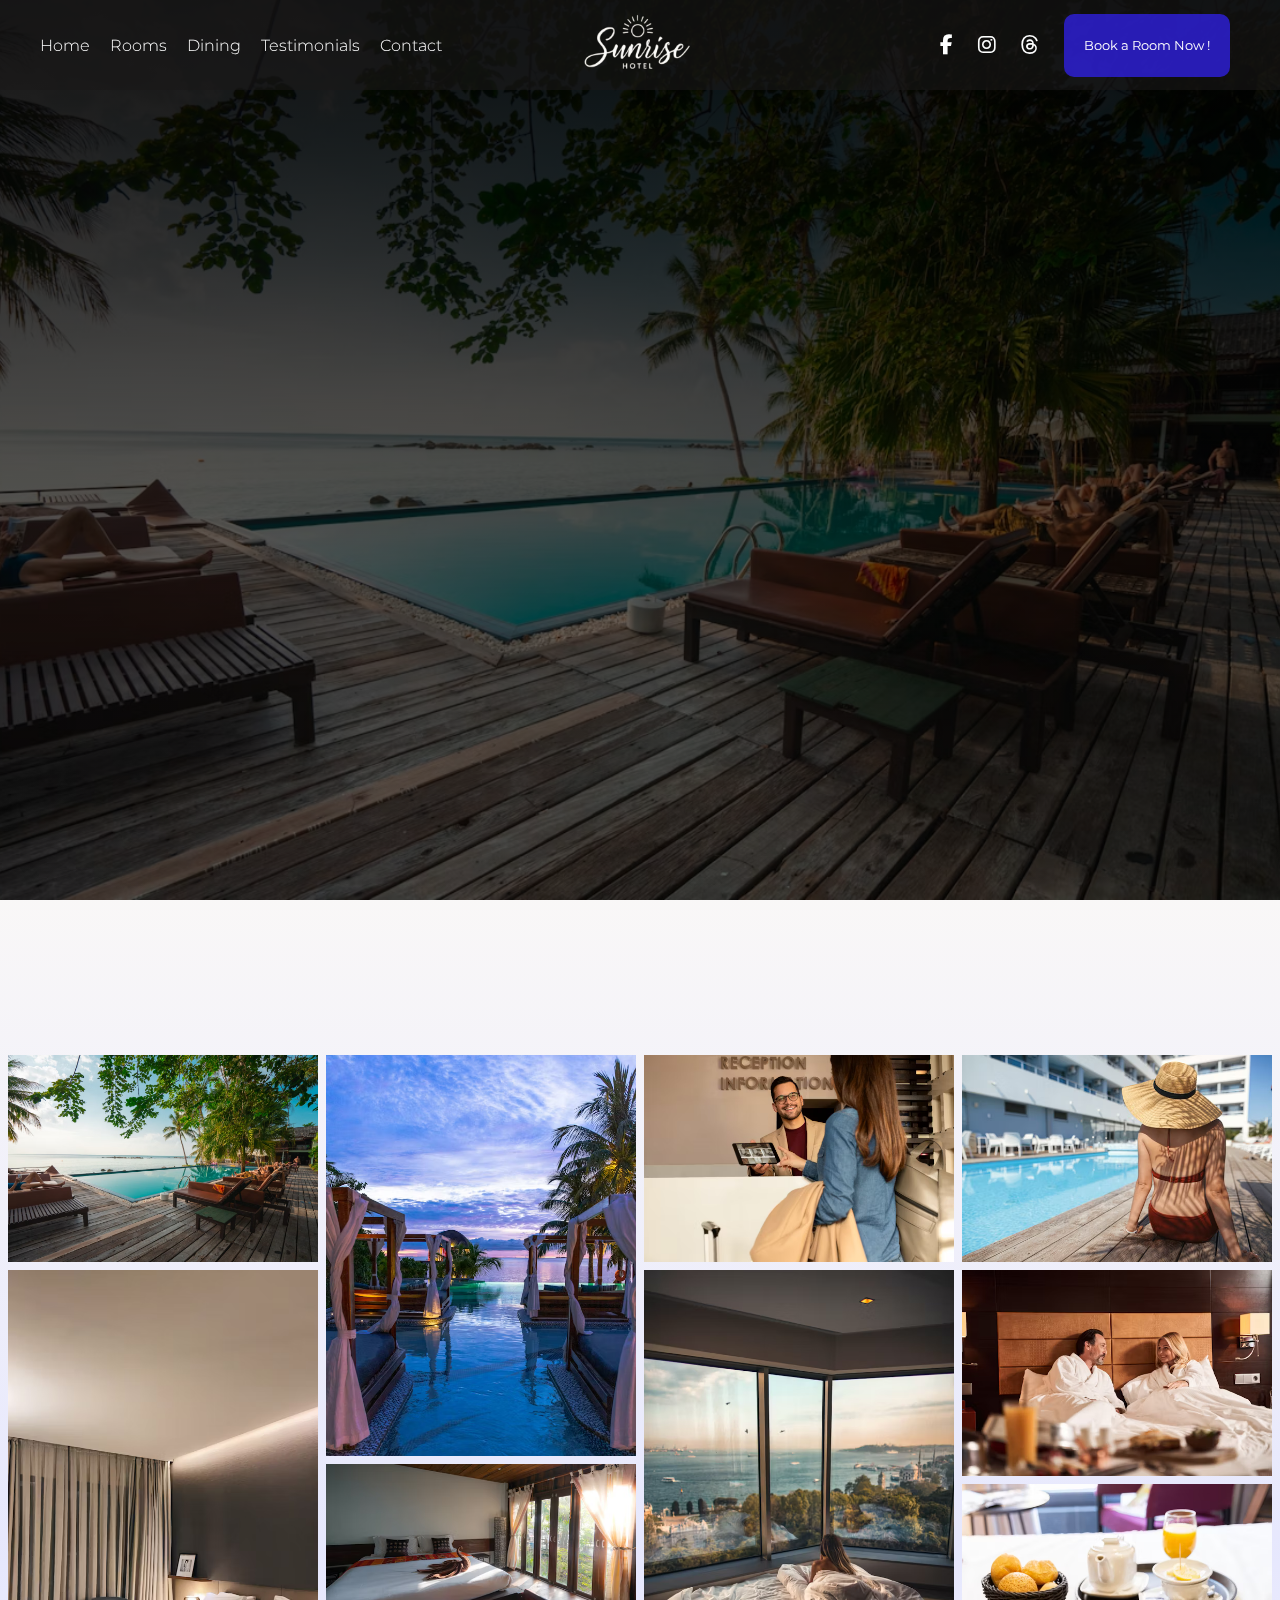
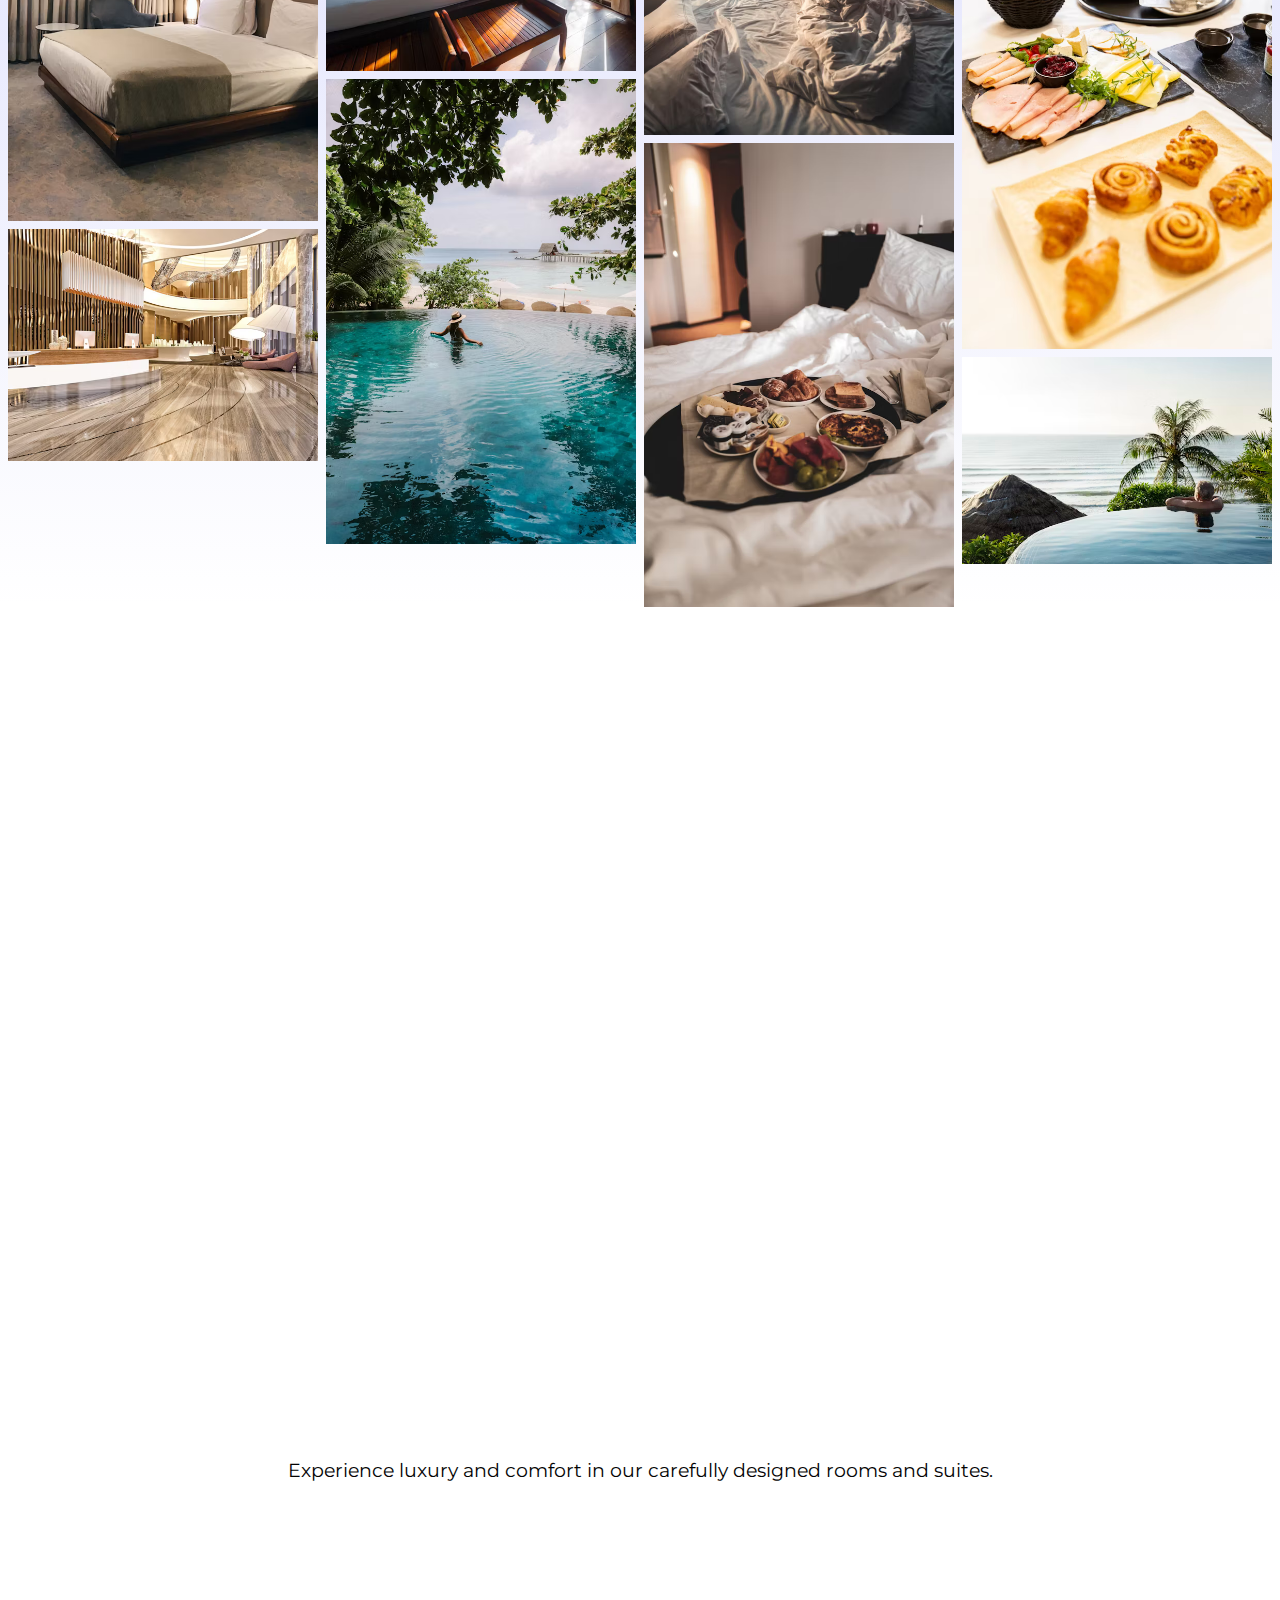
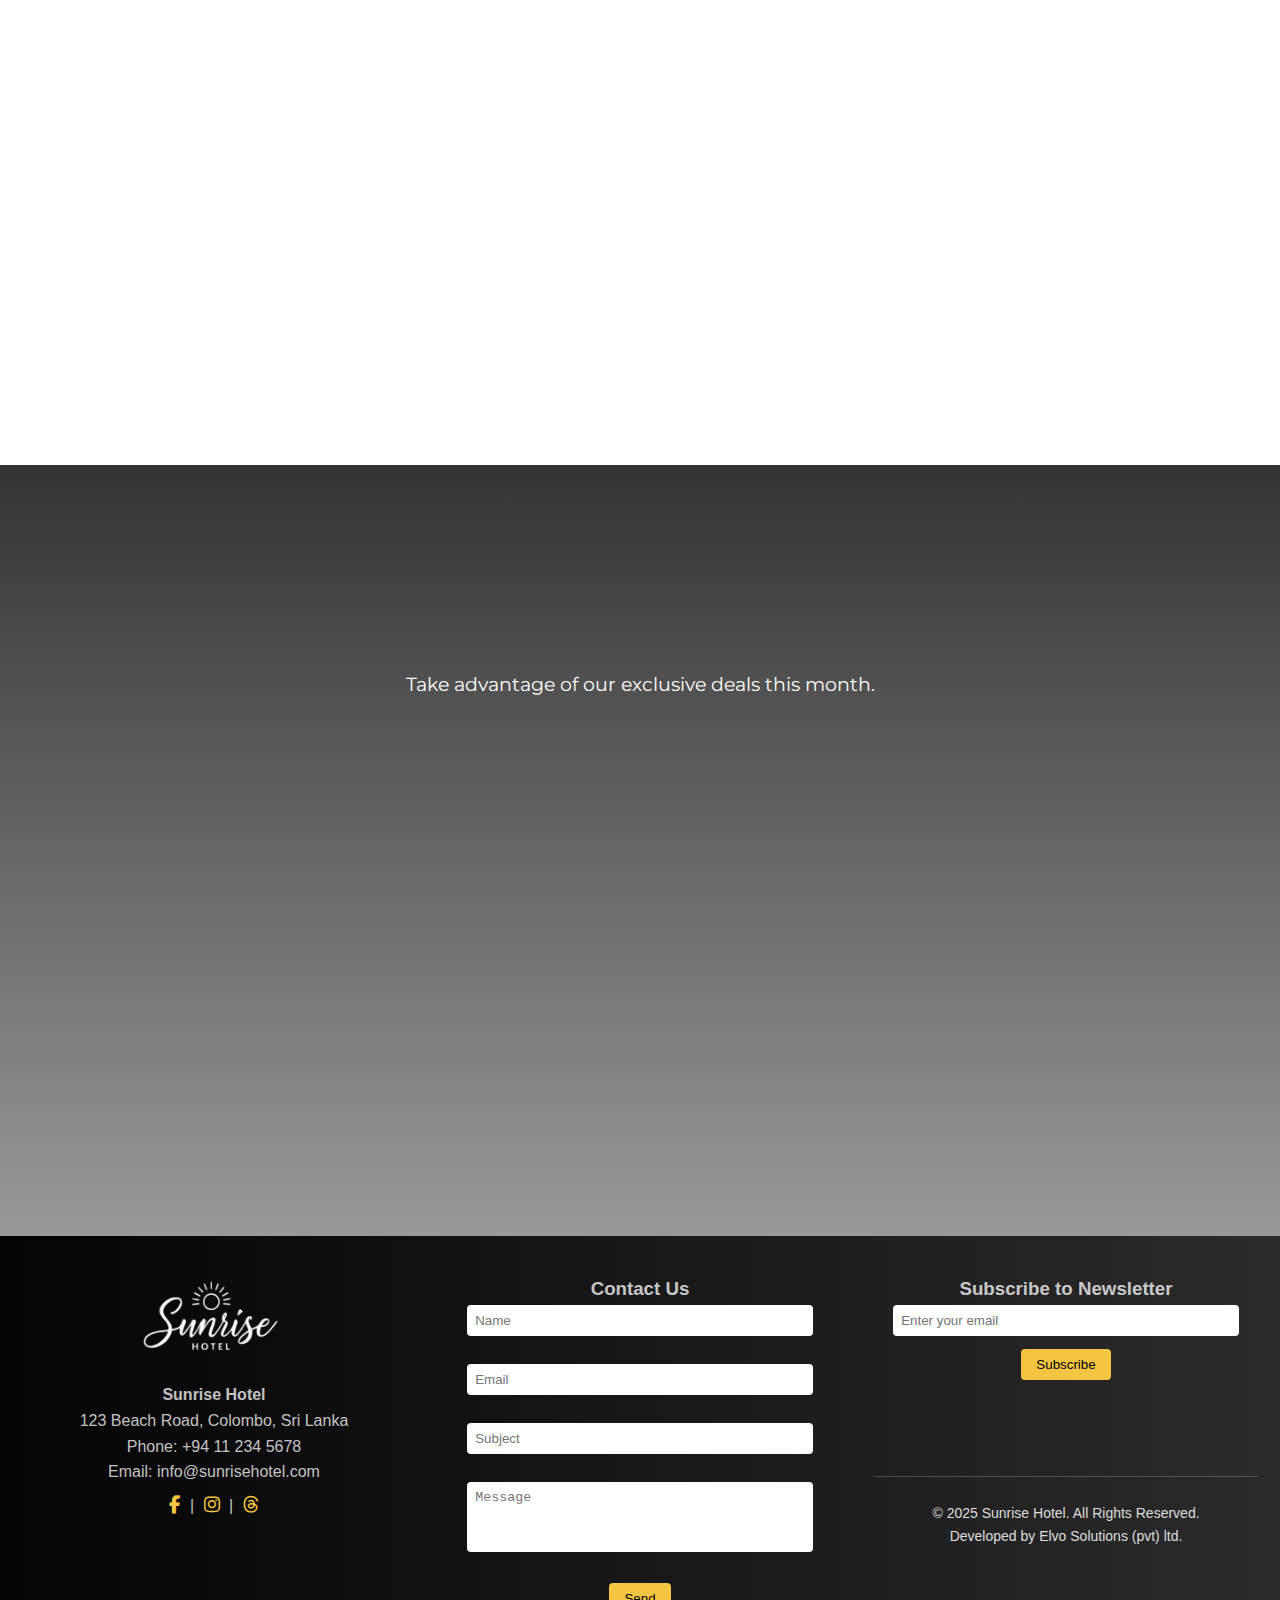
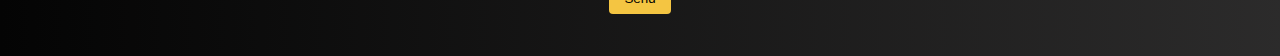
<file: index.html>
<!DOCTYPE html>
<html lang="en">
  <head>
    <meta charset="UTF-8" />
    <meta name="viewport" content="width=device-width, initial-scale=1.0" />
    <title>Sunrise Hotel</title>
    <link
      rel="shortcut icon"
      href="assests/hotel logo.png"
      type="image/x-icon"
    />
    <link rel="stylesheet" href="css/style.css" />
    <link rel="stylesheet" href="css/navbar.css" />
    <link rel="stylesheet" href="css/gallery.css" />
    <link rel="stylesheet" href="css/featured and offers.css">
    <link rel="preconnect" href="https://fonts.googleapis.com" />
    <link rel="preconnect" href="https://fonts.gstatic.com" crossorigin />
    <link
      href="https://fonts.googleapis.com/css2?family=Montserrat:ital,wght@0,100..900;1,100..900&family=Story+Script&display=swap"
      rel="stylesheet"
    />
    <link
      href="https://cdnjs.cloudflare.com/ajax/libs/font-awesome/6.5.1/css/all.min.css"
      rel="stylesheet"
    />
  </head>
  <body>
    <div class="nav">
      <div class="nav-container">
        <div class="left-menu">
          <ul>
            <li><a href="index.html">Home</a></li>
            <li><a href="rooms&facilities.html">Rooms</a></li>
            <li><a href="dining.html">Dining</a></li>
            <li><a href="testimonials.html">Testimonials</a></li>
            <li><a href="#">Contact</a></li>
          </ul>
        </div>
        <div class="logo">
          <img src="assests/hotel logo.png" alt="logo" />
        </div>
        <div class="right-menu">
          <a href="#"><i class="fa-brands fa-facebook-f"></i></a>
          <a href="#"><i class="fa-brands fa-instagram"></i></a>
          <a href="#"><i class="fa-brands fa-threads"></i></a>

          <button>Book a Room Now !</button>
        </div>
      </div>
    </div>

    <div class="hero">
      <div class="tint"></div>
      <div class="herotxt">
        <div class="hero-content">
          <div class="hero-left">
            <h1 class="hero-title">Welcome to Sunrise Hotel</h1>
            <p class="hero-subtitle">Your Seaside Escape Awaits</p>
          </div>

          <div class="hero-divider"></div>

          <div class="hero-right">
            <p class="hero-desc">
              Experience the perfect blend of comfort and luxury at Sunrise
              Hotel. Enjoy breathtaking views, world-class dining, and warm
              hospitality that will make your stay unforgettable.
            </p>
          </div>
        </div>
      </div>
    </div>

    <div class="gallery">
      <div class="header">
        <h1>Gallery</h1>
      </div>

      <!-- Photo Grid -->
      <div class="row">
        <div class="column">
          <img
            src="assests/hotelimg1.avif"
            class="gallery-img"
            alt="Wedding event at Sunrise Hotel"
          />
          <img
            src="assests/gallery/image.png"
            class="gallery-img"
            alt="Wedding event at Sunrise Hotel"
          />
          <img
            src="assests/gallery/image1.png"
            class="gallery-img"
            alt="Wedding event at Sunrise Hotel"
          />
        </div>
        <div class="column">
          <img
            src="assests/gallery/image3.png"
            class="gallery-img"
            alt="Wedding event at Sunrise Hotel"
          />
          <img
            src="assests/gallery/image2.png"
            class="gallery-img"
            alt="Wedding event at Sunrise Hotel"
          />
          <img
            src="assests/gallery/image4.png"
            class="gallery-img"
            alt="Wedding event at Sunrise Hotel"
          />
        </div>
        <div class="column">
          <img
            src="assests/gallery/image5.png"
            class="gallery-img"
            alt="Wedding event at Sunrise Hotel"
          />
          <img
            src="assests/gallery/image6.png"
            class="gallery-img"
            alt="Wedding event at Sunrise Hotel"
          />
          <img
            src="assests/gallery/image7.png"
            class="gallery-img"
            alt="Wedding event at Sunrise Hotel"
          />
        </div>
        <div class="column">
          <img
            src="assests/gallery/image8.png"
            class="gallery-img"
            alt="Wedding event at Sunrise Hotel"
          />
          <img
            src="assests/gallery/image10.png"
            class="gallery-img"
            alt="Wedding event at Sunrise Hotel"
          />
          <img
            src="assests/gallery/image9.png"
            class="gallery-img"
            alt="Wedding event at Sunrise Hotel"
          />
          <img
            src="assests/gallery/image11.png"
            class="gallery-img"
            alt="Wedding event at Sunrise Hotel"
          />
        </div>
      </div>
    </div>

    <div class="description">
      <div class="tint1"></div>
      <div class="header">
        <h1>About Us</h1>
      </div>
      <p>
        At Hotel Sunrise, every day begins with the soothing sound of waves and
        ends with breathtaking sunsets over the horizon. Nestled along the
        pristine shoreline, we are more than just a place to stay – we are your
        seaside escape.
      </p>

      <p>
        Our resort blends modern comfort with the charm of nature, offering
        elegantly designed rooms, world-class dining, and a range of leisure
        experiences curated to make your holiday unforgettable. Whether you’re
        here to relax by the beach, indulge in fresh coastal cuisine, or explore
        the vibrant local culture, Hotel Sunrise provides the perfect setting
        for every moment.
      </p>

      <p>
        With warm hospitality at the heart of everything we do, we ensure that
        every guest leaves with lasting memories and a desire to return. At
        Hotel Sunrise, your holiday isn’t just a getaway – it’s an experience to
        treasure.
      </p>
    </div>
     
    <div class="featured">
      <section class="featured-section">
        <div class="header">
          <h1>Featured Rooms</h1>
        </div>
        <p>Experience luxury and comfort in our carefully designed rooms and suites.</p>
        
        <div class="rooms-container">
          <div class="room-card">
            <img src="assests/ft-rooms/room1.png" alt="Deluxe Room">
            <div class="room-info">
              <h3>Deluxe Room</h3>
              <p>Enjoy stunning city views, modern interiors, and premium amenities.</p>
              <span class="room-price">From 25 000 LKR/night</span><br>
              <button class="book-btn">Book Now</button>
            </div>
          </div>

          <div class="room-card">
            <img src="assests/ft-rooms/room2.png" alt="Executive Suite">
            <div class="room-info">
              <h3>Executive Suite</h3>
              <p>Spacious suite with separate living area and luxury furnishings.</p>
              <span class="room-price">From 45 000 LKR/night</span><br>
              <button class="book-btn">Book Now</button>
            </div>
          </div>

          <div class="room-card">
            <img src="assests/ft-rooms/room3.png" alt="Presidential Suite">
            <div class="room-info">
              <h3>Presidential Suite</h3>
              <p>Ultimate luxury with panoramic views, jacuzzi, and private dining.</p>
              <span class="room-price">From 80 000 LKR/night</span><br>
              <button class="book-btn">Book Now</button>
            </div>
          </div>
        </div>
      </section>
    </div>

    <div class="offers">
      <section class="offer-section">
        <div class="tint2"></div>
        <div class="header">
          <h1>Offers & Promos</h1>
        </div>
        <p>Take advantage of our exclusive deals this month.</p>
        <div class="rooms-container">
          <div class="room-card">
            <img src="assests/offers/offer1.png" alt="Deluxe Room">
            <div class="room-info">
              <h3>Romantic Getaway</h3>
              <p>A luxury package for couples including spa treatment and dinner.</p>
              <span class="room-price">From 50 000 LKR/night</span><br>
              <button class="book-btn">Book Now</button>
            </div>
          </div>

          <div class="room-card">
            <img src="assests/offers/offer2.png" alt="Executive Suite">
            <div class="room-info">
              <h3>Family Package</h3>
              <p>Kids stay free + complimentary access to our kids’ play area.</p>
              <span class="room-price">From 35 000 LKR/night</span><br>
              <button class="book-btn">Book Now</button>
            </div>
          </div>

          <div class="room-card">
            <img src="assests/offers/offer3.png" alt="Presidential Suite">
            <div class="room-info">
              <h3>Summer Escape</h3>
              <p>Book 3 nights, get the 4th night free with complimentary breakfast.</p>
              <span class="room-price">From 20 000 LKR/night</span><br>
              <button class="book-btn">Book Now</button>
            </div>
          </div>
        </div>
      </section>
    </div>
   

    <button class="btn" aria-label="Back to top">
      <i class="fa-solid fa-angle-up fa-beat-fade" style="color: #ffffff;"></i>
    </button>

    <div class="footer">
      <table>
        <tr>
          <!-- Left Column: Logo + Contact Info -->
          <td class="footer-left">
            <img src="assests/hotel logo.png" alt="logo">
            <p>
              <strong>Sunrise Hotel</strong><br>
              123 Beach Road, Colombo, Sri Lanka<br>
              Phone: +94 11 234 5678<br>
              Email: info@sunrisehotel.com
            </p>
            <div class="social-links">
              <a href="#"><i class="fa-brands fa-facebook-f fa-flip"></i></a> |
              <a href="#"><i class="fa-brands fa-instagram fa-flip"></i></a> |
              <a href="#"><i class="fa-brands fa-threads fa-flip"></i></a>
            </div>
          </td>

          <!-- Middle Column: Contact Form -->
          <td class="footer-middle">
            <h3>Contact Us</h3>
            <form>
              <input type="text" placeholder="Name" required><br>
              <input type="email" placeholder="Email" required><br>
              <input type="text" placeholder="Subject" required><br>
              <textarea placeholder="Message" required></textarea><br>
              <button type="submit">Send</button>
            </form>
          </td>

          <!-- Right Column: Newsletter -->
          <td class="footer-right">
            <h3>Subscribe to Newsletter</h3>
            <form>
              <input type="email" placeholder="Enter your email" required>
              <button type="submit">Subscribe</button>
            </form>
            <hr>
            <p>© 2025 Sunrise Hotel. All Rights Reserved. <br> Developed by Elvo Solutions (pvt) ltd.</p>
          </td>
        </tr>
      </table>
    </div>


    <script src="js/script.js"></script>
  </body>
</html-->
</file>
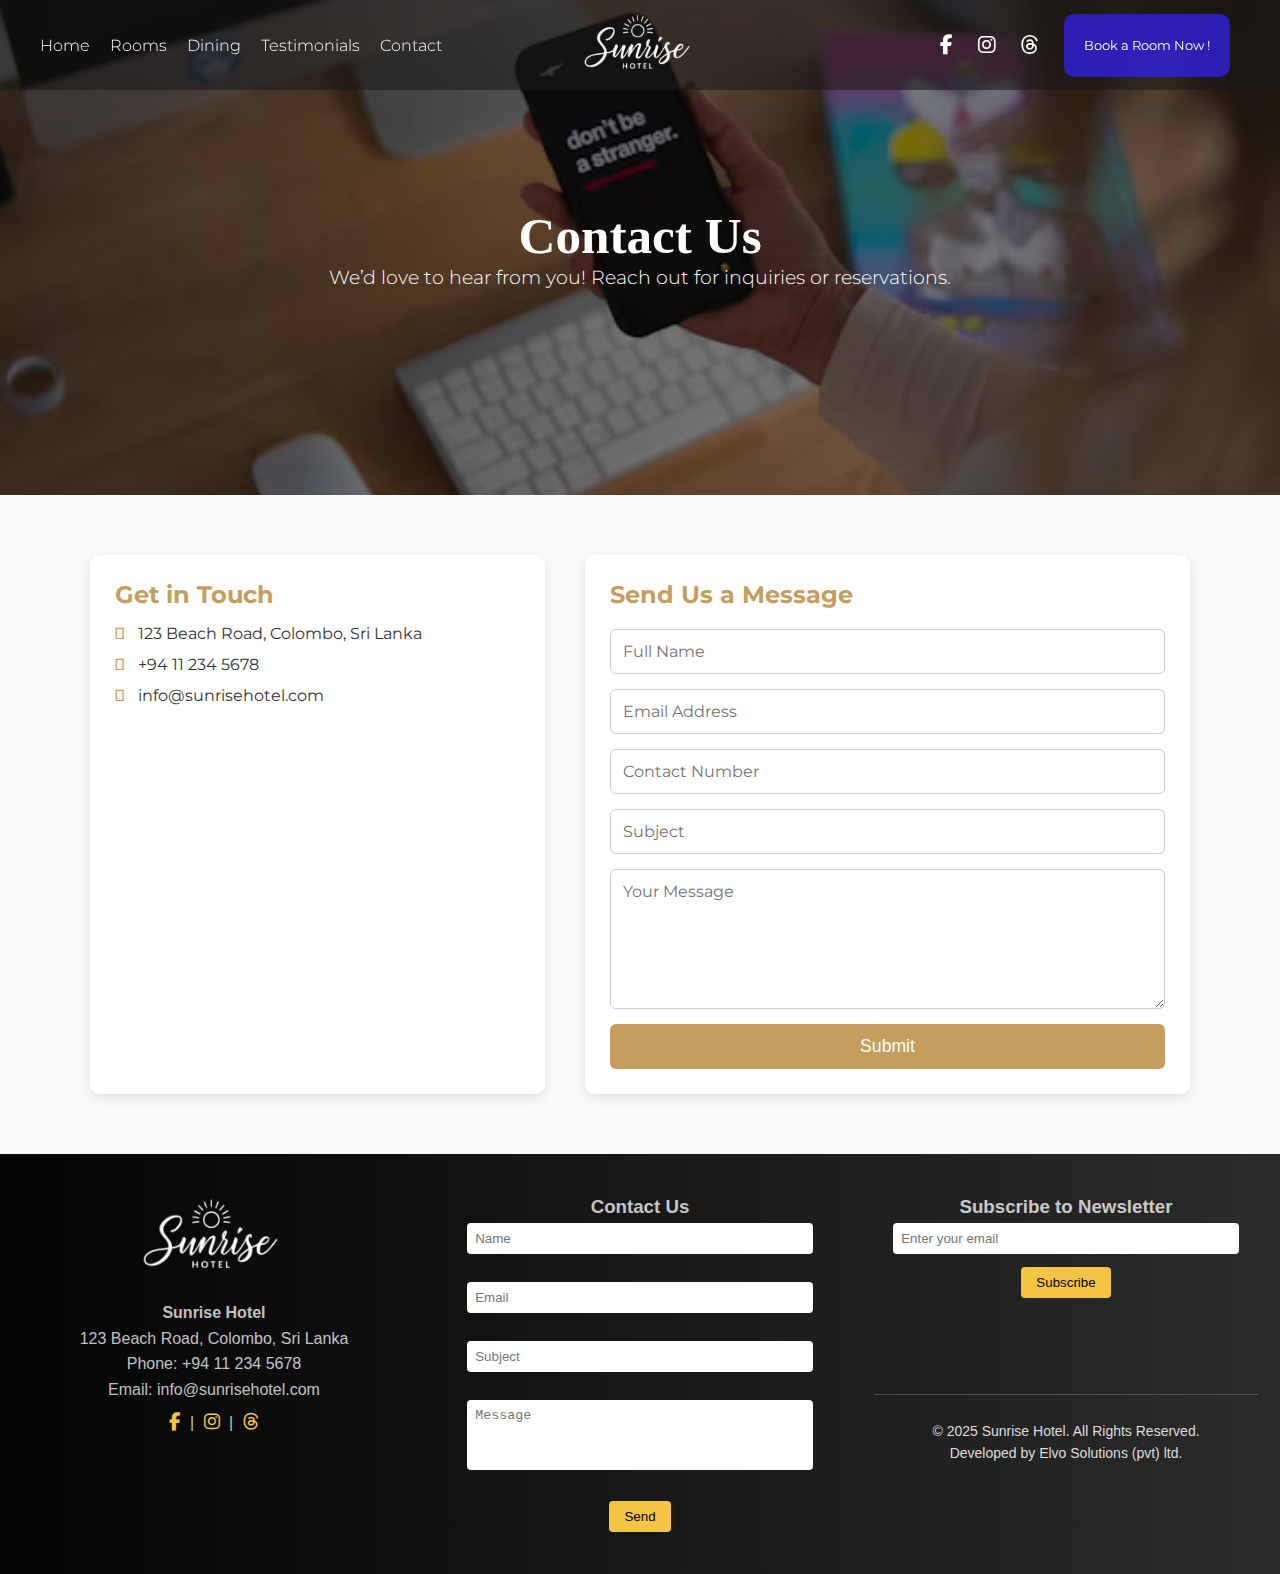
<file: contact.html>
<!DOCTYPE html>
<html lang="en">
<head>
  <meta charset="UTF-8" />
  <meta name="viewport" content="width=device-width, initial-scale=1.0"/>
  <title>Contact Us | Sunrise Hotel</title>
  <link rel="shortcut icon" href="assests/hotel logo.png" type="image/x-icon" />
  <link rel="stylesheet" href="css/style.css"/>
  <link rel="stylesheet" href="css/navbar.css"/>
  <link rel="stylesheet" href="css/contact.css"/>
  <link rel="preconnect" href="https://fonts.googleapis.com"/>
  <link rel="preconnect" href="https://fonts.gstatic.com" crossorigin/>
  <link href="https://fonts.googleapis.com/css2?family=Montserrat:wght@300;500;700&display=swap" rel="stylesheet"/>
  <link href="https://cdnjs.cloudflare.com/ajax/libs/font-awesome/6.5.1/css/all.min.css" rel="stylesheet"/>
</head>
<body>
  <!-- NAVBAR -->
  <div class="nav">
    <div class="nav-container">
      <div class="left-menu">
        <ul>
          <li><a href="index.html">Home</a></li>
          <li><a href="rooms&facilities.html">Rooms</a></li>
          <li><a href="dining.html">Dining</a></li>
          <li><a href="testimonials.html">Testimonials</a></li>
          <li><a href="contact.html" class="active">Contact</a></li>
        </ul>
      </div>
      <div class="logo">
        <img src="assests/hotel logo.png" alt="logo"/>
      </div>
      <div class="right-menu">
        <a href="#"><i class="fa-brands fa-facebook-f"></i></a>
        <a href="#"><i class="fa-brands fa-instagram"></i></a>
        <a href="#"><i class="fa-brands fa-threads"></i></a>
        <button>Book a Room Now !</button>
      </div>
    </div>
  </div>

  <!-- HERO BANNER -->
  <section class="hero-banner">
    <div class="banner-content">
      <h1>Contact Us</h1>
      <p>We’d love to hear from you! Reach out for inquiries or reservations.</p>
    </div>
  </section>

  <!-- CONTACT DETAILS + FORM -->
  <section class="contact-section">
    <div class="contact-container">

      <!-- Contact Info -->
      <div class="contact-info">
        <h2>Get in Touch</h2>
        <p><i class="fa-solid fa-location-dot"></i> 123 Beach Road, Colombo, Sri Lanka</p>
        <p><i class="fa-solid fa-phone"></i> +94 11 234 5678</p>
        <p><i class="fa-solid fa-envelope"></i> info@sunrisehotel.com</p>
      </div>

      <!-- Inquiry Form -->
      <div class="contact-form">
        <h2>Send Us a Message</h2>
        <form>
          <input type="text" name="name" placeholder="Full Name" required />
          <input type="email" name="email" placeholder="Email Address" required />
          <input type="tel" name="phone" placeholder="Contact Number" required />
          <input type="text" name="subject" placeholder="Subject" required />
          <textarea name="message" rows="6" placeholder="Your Message" required></textarea>
          <button type="submit">Submit</button>
        </form>
      </div>

    </div>
  </section>

  <!-- FOOTER -->
  <div class="footer">
    <table>
      <tr>
        <td class="footer-left">
          <img src="assests/hotel logo.png" alt="logo"/>
          <p>
            <strong>Sunrise Hotel</strong><br/>
            123 Beach Road, Colombo, Sri Lanka<br/>
            Phone: +94 11 234 5678<br/>
            Email: info@sunrisehotel.com
          </p>
          <div class="social-links">
            <a href="#"><i class="fa-brands fa-facebook-f fa-flip"></i></a> |
            <a href="#"><i class="fa-brands fa-instagram fa-flip"></i></a> |
            <a href="#"><i class="fa-brands fa-threads fa-flip"></i></a>
          </div>
        </td>

        <td class="footer-middle">
          <h3>Contact Us</h3>
          <form>
            <input type="text" placeholder="Name" required /><br />
            <input type="email" placeholder="Email" required /><br />
            <input type="text" placeholder="Subject" required /><br />
            <textarea placeholder="Message" required></textarea><br />
            <button type="submit">Send</button>
          </form>
        </td>

        <td class="footer-right">
          <h3>Subscribe to Newsletter</h3>
          <form>
            <input type="email" placeholder="Enter your email" required />
            <button type="submit">Subscribe</button>
          </form>
          <hr/>
          <p>© 2025 Sunrise Hotel. All Rights Reserved.<br/>Developed by Elvo Solutions (pvt) ltd.</p>
        </td>
      </tr>
    </table>
  </div>
</body>
</html>
</file>
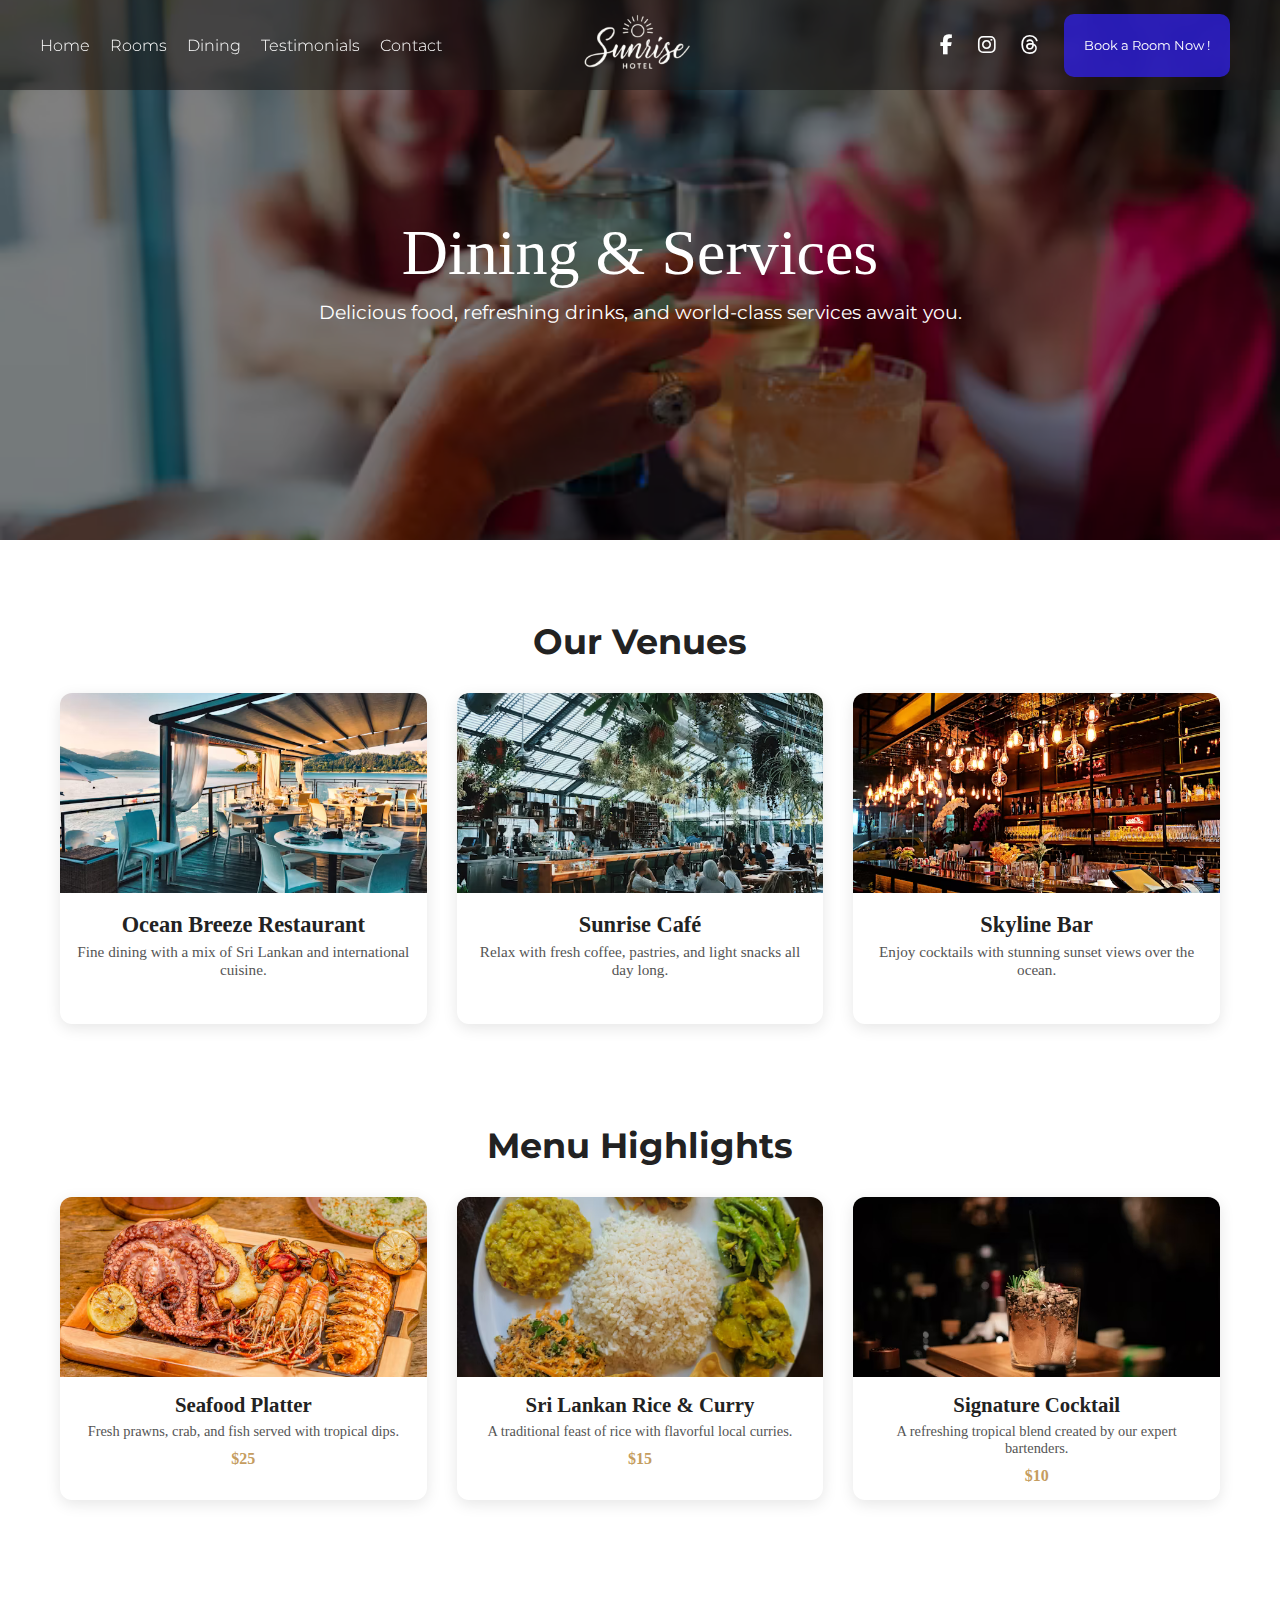
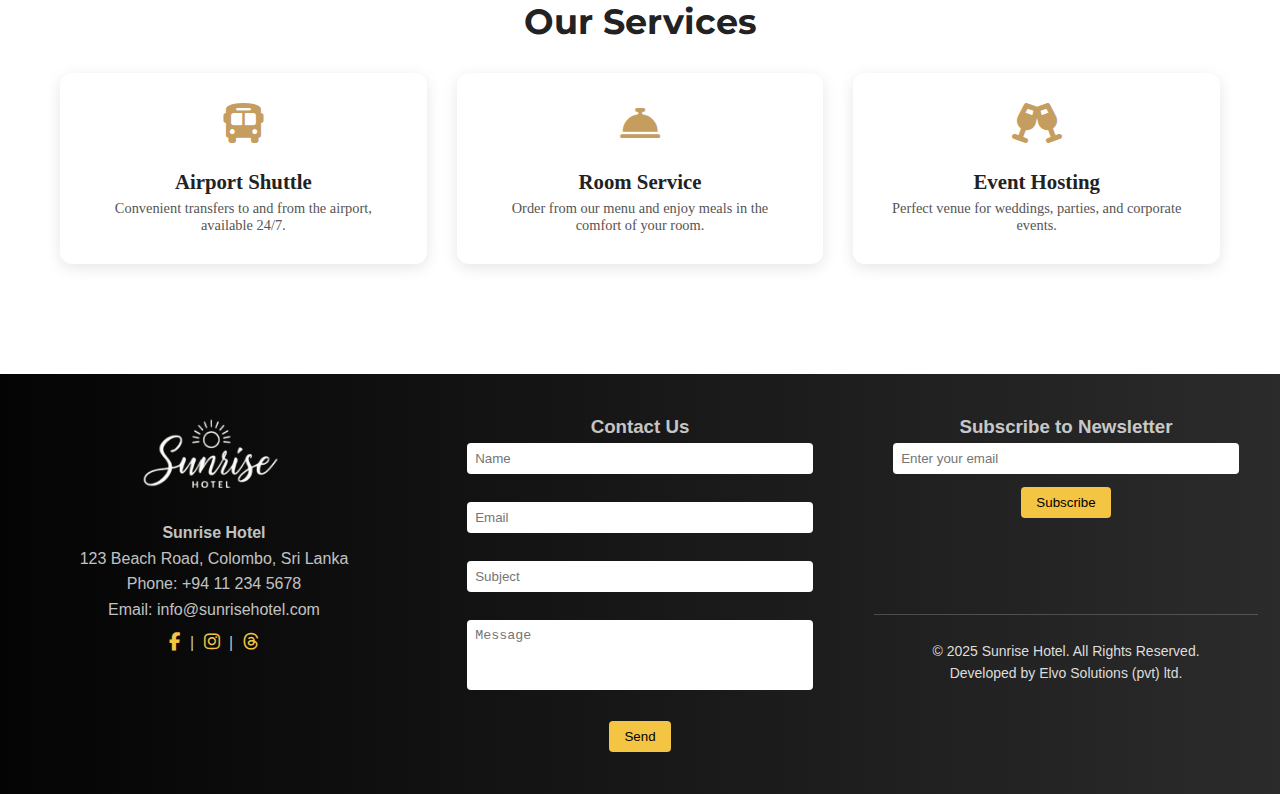
<file: dining.html>
<!DOCTYPE html>
<html lang="en">
  <head>
    <meta charset="UTF-8" />
    <meta name="viewport" content="width=device-width, initial-scale=1.0" />
    <title>Dining & Services | Sunrise Hotel</title>
    <link rel="shortcut icon" href="assests/hotel logo.png" type="image/x-icon" />
    <link rel="stylesheet" href="css/style.css" />
    <link rel="stylesheet" href="css/navbar.css" />
    <link rel="stylesheet" href="css/dining.css" />
    <link rel="preconnect" href="https://fonts.googleapis.com" />
    <link rel="preconnect" href="https://fonts.gstatic.com" crossorigin />
    <link
      href="https://fonts.googleapis.com/css2?family=Montserrat:wght@300;500;700&display=swap"
      rel="stylesheet"
    />
    <link
      href="https://cdnjs.cloudflare.com/ajax/libs/font-awesome/6.5.1/css/all.min.css"
      rel="stylesheet"
    />
  </head>
  <body>
    <!-- NAVBAR -->
    <div class="nav">
      <div class="nav-container">
        <div class="left-menu">
          <ul>
            <li><a href="index.html">Home</a></li>
            <li><a href="rooms&facilities.html">Rooms</a></li>
            <li><a href="dining.html" class="active">Dining</a></li>
            <li><a href="#">Testimonials</a></li>
            <li><a href="#">Contact</a></li>
          </ul>
        </div>
        <div class="logo">
          <img src="assests/hotel logo.png" alt="logo" />
        </div>
        <div class="right-menu">
          <a href="#"><i class="fa-brands fa-facebook-f"></i></a>
          <a href="#"><i class="fa-brands fa-instagram"></i></a>
          <a href="#"><i class="fa-brands fa-threads"></i></a>
          <button>Book a Room Now !</button>
        </div>
      </div>
    </div>

    <!-- HERO BANNER -->
    <section class="hero-banner dining-hero">
      <div class="banner-content">
        <h1>Dining & Services</h1>
        <p>Delicious food, refreshing drinks, and world-class services await you.</p>
      </div>
    </section>

    <!-- VENUES SECTION -->
    <section class="venues-section">
      <h2>Our Venues</h2>
      <div class="venues-grid">
        <div class="venue-card">
          <img src="assests/dining/restaurent.png" alt="Restaurant" />
          <h3>Ocean Breeze Restaurant</h3>
          <p>Fine dining with a mix of Sri Lankan and international cuisine.</p>
        </div>
        <div class="venue-card">
          <img src="assests/dining/cafe.png" alt="Café" />
          <h3>Sunrise Café</h3>
          <p>Relax with fresh coffee, pastries, and light snacks all day long.</p>
        </div>
        <div class="venue-card">
          <img src="assests/dining/bar.png" alt="Bar" />
          <h3>Skyline Bar</h3>
          <p>Enjoy cocktails with stunning sunset views over the ocean.</p>
        </div>
      </div>
    </section>

    <!-- MENU HIGHLIGHTS -->
    <section class="menu-section">
      <h2>Menu Highlights</h2>
      <div class="menu-grid">
        <div class="menu-card">
          <img src="assests/dining/seafood.png" alt="Seafood Platter" />
          <h3>Seafood Platter</h3>
          <p>Fresh prawns, crab, and fish served with tropical dips.</p>
          <span class="price">$25</span>
        </div>
        <div class="menu-card">
          <img src="assests/dining/rice.png" alt="Rice & Curry" />
          <h3>Sri Lankan Rice & Curry</h3>
          <p>A traditional feast of rice with flavorful local curries.</p>
          <span class="price">$15</span>
        </div>
        <div class="menu-card">
          <img src="assests/dining/cocktail.png" alt="Cocktail" />
          <h3>Signature Cocktail</h3>
          <p>A refreshing tropical blend created by our expert bartenders.</p>
          <span class="price">$10</span>
        </div>
      </div>
    </section>

    <!-- OTHER SERVICES -->
    <section class="services-section">
      <h2>Our Services</h2>
      <div class="services-grid">
        <div class="service-card">
          <i class="fa-solid fa-bus"></i>
          <h3>Airport Shuttle</h3>
          <p>Convenient transfers to and from the airport, available 24/7.</p>
        </div>
        <div class="service-card">
          <i class="fa-solid fa-bell-concierge"></i>
          <h3>Room Service</h3>
          <p>Order from our menu and enjoy meals in the comfort of your room.</p>
        </div>
        <div class="service-card">
          <i class="fa-solid fa-champagne-glasses"></i>
          <h3>Event Hosting</h3>
          <p>Perfect venue for weddings, parties, and corporate events.</p>
        </div>
      </div>
    </section>

    <!-- BACK TO TOP BUTTON -->
    <button class="btn" aria-label="Back to top">
      <i class="fa-solid fa-angle-up fa-beat-fade" style="color: #ffffff"></i>
    </button>

    <!-- FOOTER -->
    <div class="footer">
      <table>
        <tr>
          <td class="footer-left">
            <img src="assests/hotel logo.png" alt="logo" />
            <p>
              <strong>Sunrise Hotel</strong><br />
              123 Beach Road, Colombo, Sri Lanka<br />
              Phone: +94 11 234 5678<br />
              Email: info@sunrisehotel.com
            </p>
            <div class="social-links">
              <a href="#"><i class="fa-brands fa-facebook-f fa-flip"></i></a> |
              <a href="#"><i class="fa-brands fa-instagram fa-flip"></i></a> |
              <a href="#"><i class="fa-brands fa-threads fa-flip"></i></a>
            </div>
          </td>
          <td class="footer-middle">
            <h3>Contact Us</h3>
            <form>
              <input type="text" placeholder="Name" required /><br />
              <input type="email" placeholder="Email" required /><br />
              <input type="text" placeholder="Subject" required /><br />
              <textarea placeholder="Message" required></textarea><br />
              <button type="submit">Send</button>
            </form>
          </td>
          <td class="footer-right">
            <h3>Subscribe to Newsletter</h3>
            <form>
              <input type="email" placeholder="Enter your email" required />
              <button type="submit">Subscribe</button>
            </form>
            <hr />
            <p>
              © 2025 Sunrise Hotel. All Rights Reserved. <br />
              Developed by Elvo Solutions (pvt) ltd.
            </p>
          </td>
        </tr>
      </table>
    </div>

    <script src="js/script.js"></script>
  </body>
</html>
</file>
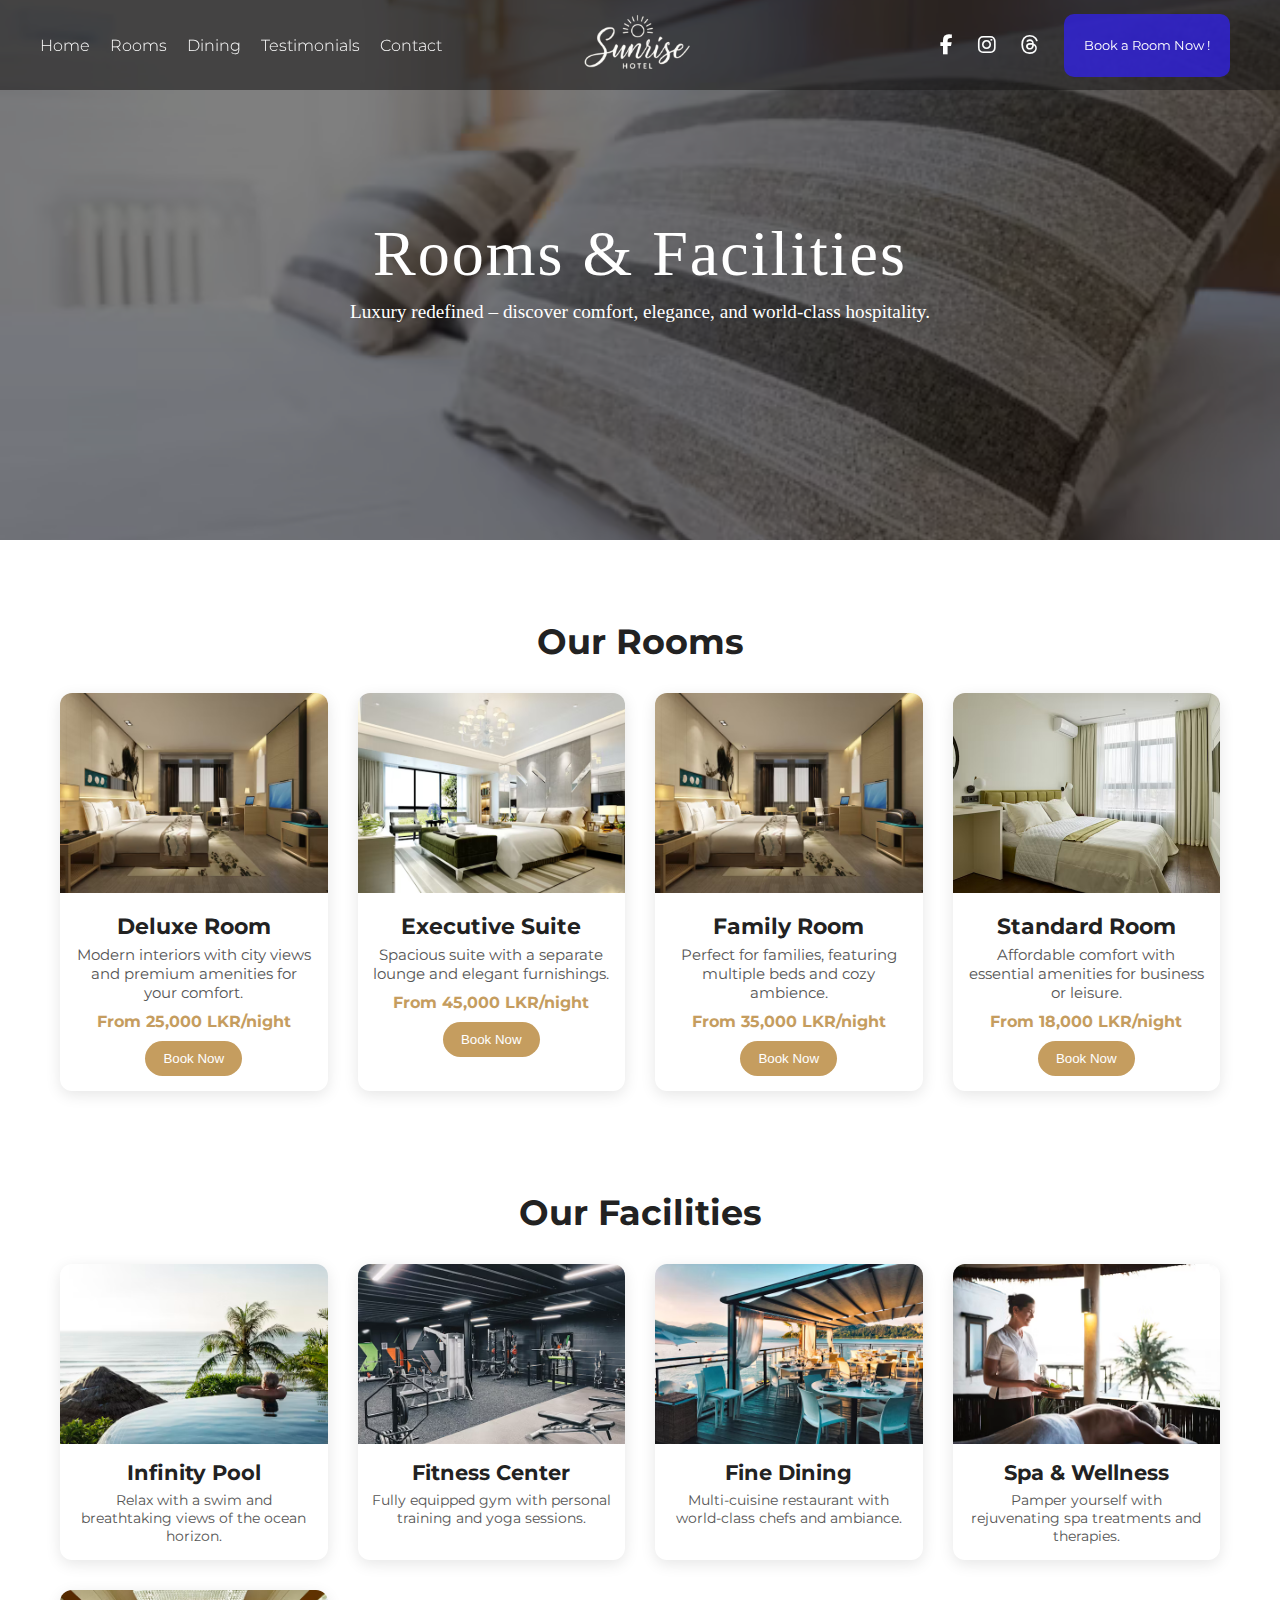
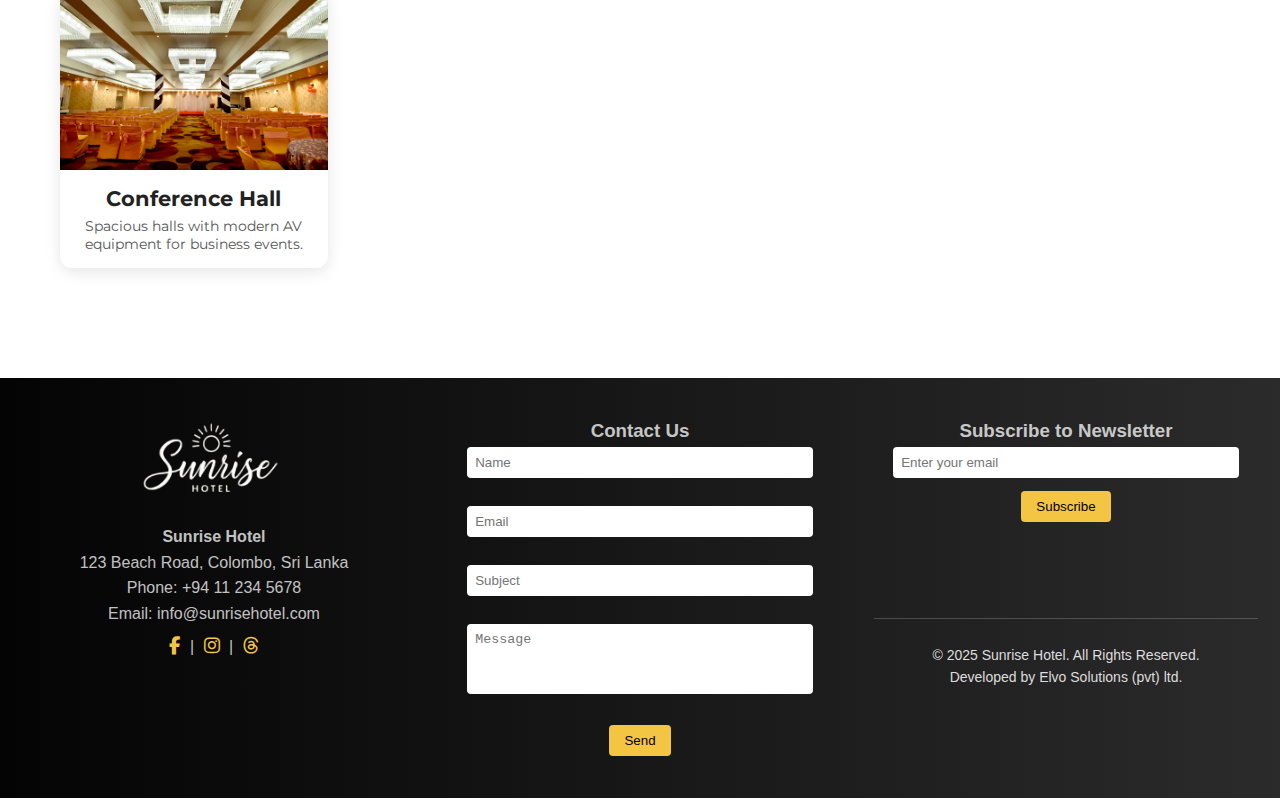
<file: rooms&facilities.html>
<!DOCTYPE html>
<html lang="en">
  <head>
    <meta charset="UTF-8" />
    <meta name="viewport" content="width=device-width, initial-scale=1.0" />
    <title>Rooms & Facilities | Sunrise Hotel</title>
    <link
      rel="shortcut icon"
      href="assests/hotel logo.png"
      type="image/x-icon"
    />
    <link rel="stylesheet" href="css/style.css" />
    <link rel="stylesheet" href="css/navbar.css" />
    <link rel="stylesheet" href="css/rooms.css" />
    <link rel="preconnect" href="https://fonts.googleapis.com" />
    <link rel="preconnect" href="https://fonts.gstatic.com" crossorigin />
    <link
      href="https://fonts.googleapis.com/css2?family=Montserrat:wght@300;500;700&display=swap"
      rel="stylesheet"
    />
    <link
      href="https://cdnjs.cloudflare.com/ajax/libs/font-awesome/6.5.1/css/all.min.css"
      rel="stylesheet"
    />
  </head>
  <body>
    <!-- NAVBAR -->
    <div class="nav">
      <div class="nav-container">
        <div class="left-menu">
          <ul>
            <li><a href="index.html">Home</a></li>
            <li><a href="rooms&facilities.html" class="active">Rooms</a></li>
            <li><a href="dining.html">Dining</a></li>
            <li><a href="testimonials.html">Testimonials</a></li>
            <li><a href="#">Contact</a></li>
          </ul>
        </div>
        <div class="logo">
          <img src="assests/hotel logo.png" alt="logo" />
        </div>
        <div class="right-menu">
          <a href="#"><i class="fa-brands fa-facebook-f"></i></a>
          <a href="#"><i class="fa-brands fa-instagram"></i></a>
          <a href="#"><i class="fa-brands fa-threads"></i></a>
          <button>Book a Room Now !</button>
        </div>
      </div>
    </div>

    <!-- HERO BANNER -->
    <section class="hero-banner">
      <div class="banner-content">
        <h1>Rooms & Facilities</h1>
        <p>Luxury redefined – discover comfort, elegance, and world-class hospitality.</p>
      </div>
    </section>

    <!-- ROOMS SECTION -->
    <section class="rooms-section">
      <h2>Our Rooms</h2>
      <div class="rooms-grid">
        <div class="room-card">
          <img src="assests/rooms/deluxe.png" alt="Deluxe Room">
          <h3>Deluxe Room</h3>
          <p>Modern interiors with city views and premium amenities for your comfort.</p>
          <span class="price">From 25,000 LKR/night</span>
          <button class="book-btn">Book Now</button>
        </div>
        <div class="room-card">
          <img src="assests/rooms/executive.png" alt="Executive Suite">
          <h3>Executive Suite</h3>
          <p>Spacious suite with a separate lounge and elegant furnishings.</p>
          <span class="price">From 45,000 LKR/night</span>
          <button class="book-btn">Book Now</button>
        </div>
        <div class="room-card">
          <img src="assests/rooms/family.png" alt="Family Room">
          <h3>Family Room</h3>
          <p>Perfect for families, featuring multiple beds and cozy ambience.</p>
          <span class="price">From 35,000 LKR/night</span>
          <button class="book-btn">Book Now</button>
        </div>
        <div class="room-card">
          <img src="assests/rooms/standerd.png" alt="Standard Room">
          <h3>Standard Room</h3>
          <p>Affordable comfort with essential amenities for business or leisure.</p>
          <span class="price">From 18,000 LKR/night</span>
          <button class="book-btn">Book Now</button>
        </div>
      </div>
    </section>

    <!-- FACILITIES SECTION -->
    <section class="facilities-section">
      <h2>Our Facilities</h2>
      <div class="facilities-grid">
        <div class="facility-card">
          <img src="assests/facilities/pool.png" alt="Swimming Pool">
          <h3>Infinity Pool</h3>
          <p>Relax with a swim and breathtaking views of the ocean horizon.</p>
        </div>
        <div class="facility-card">
          <img src="assests/facilities/gym.png" alt="Gym">
          <h3>Fitness Center</h3>
          <p>Fully equipped gym with personal training and yoga sessions.</p>
        </div>
        <div class="facility-card">
          <img src="assests/facilities/restaurent.png" alt="Restaurant">
          <h3>Fine Dining</h3>
          <p>Multi-cuisine restaurant with world-class chefs and ambiance.</p>
        </div>
        <div class="facility-card">
          <img src="assests/facilities/spa.png" alt="Spa">
          <h3>Spa & Wellness</h3>
          <p>Pamper yourself with rejuvenating spa treatments and therapies.</p>
        </div>
        <div class="facility-card">
          <img src="assests/facilities/conference.png" alt="Conference Hall">
          <h3>Conference Hall</h3>
          <p>Spacious halls with modern AV equipment for business events.</p>
        </div>
      </div>
    </section>

    <!-- BACK TO TOP BUTTON -->
    <button class="btn" aria-label="Back to top">
      <i class="fa-solid fa-angle-up fa-beat-fade" style="color: #ffffff;"></i>
    </button>

    <!-- FOOTER -->
    <div class="footer">
      <table>
        <tr>
          <!-- Left Column -->
          <td class="footer-left">
            <img src="assests/hotel logo.png" alt="logo">
            <p>
              <strong>Sunrise Hotel</strong><br>
              123 Beach Road, Colombo, Sri Lanka<br>
              Phone: +94 11 234 5678<br>
              Email: info@sunrisehotel.com
            </p>
            <div class="social-links">
              <a href="#"><i class="fa-brands fa-facebook-f fa-flip"></i></a> |
              <a href="#"><i class="fa-brands fa-instagram fa-flip"></i></a> |
              <a href="#"><i class="fa-brands fa-threads fa-flip"></i></a>
            </div>
          </td>

          <!-- Middle Column -->
          <td class="footer-middle">
            <h3>Contact Us</h3>
            <form>
              <input type="text" placeholder="Name" required><br>
              <input type="email" placeholder="Email" required><br>
              <input type="text" placeholder="Subject" required><br>
              <textarea placeholder="Message" required></textarea><br>
              <button type="submit">Send</button>
            </form>
          </td>

          <!-- Right Column -->
          <td class="footer-right">
            <h3>Subscribe to Newsletter</h3>
            <form>
              <input type="email" placeholder="Enter your email" required>
              <button type="submit">Subscribe</button>
            </form>
            <hr>
            <p>© 2025 Sunrise Hotel. All Rights Reserved. <br> Developed by Elvo Solutions (pvt) ltd.</p>
          </td>
        </tr>
      </table>
    </div>

    <script src="js/script.js"></script>
  </body>
</html>
</file>
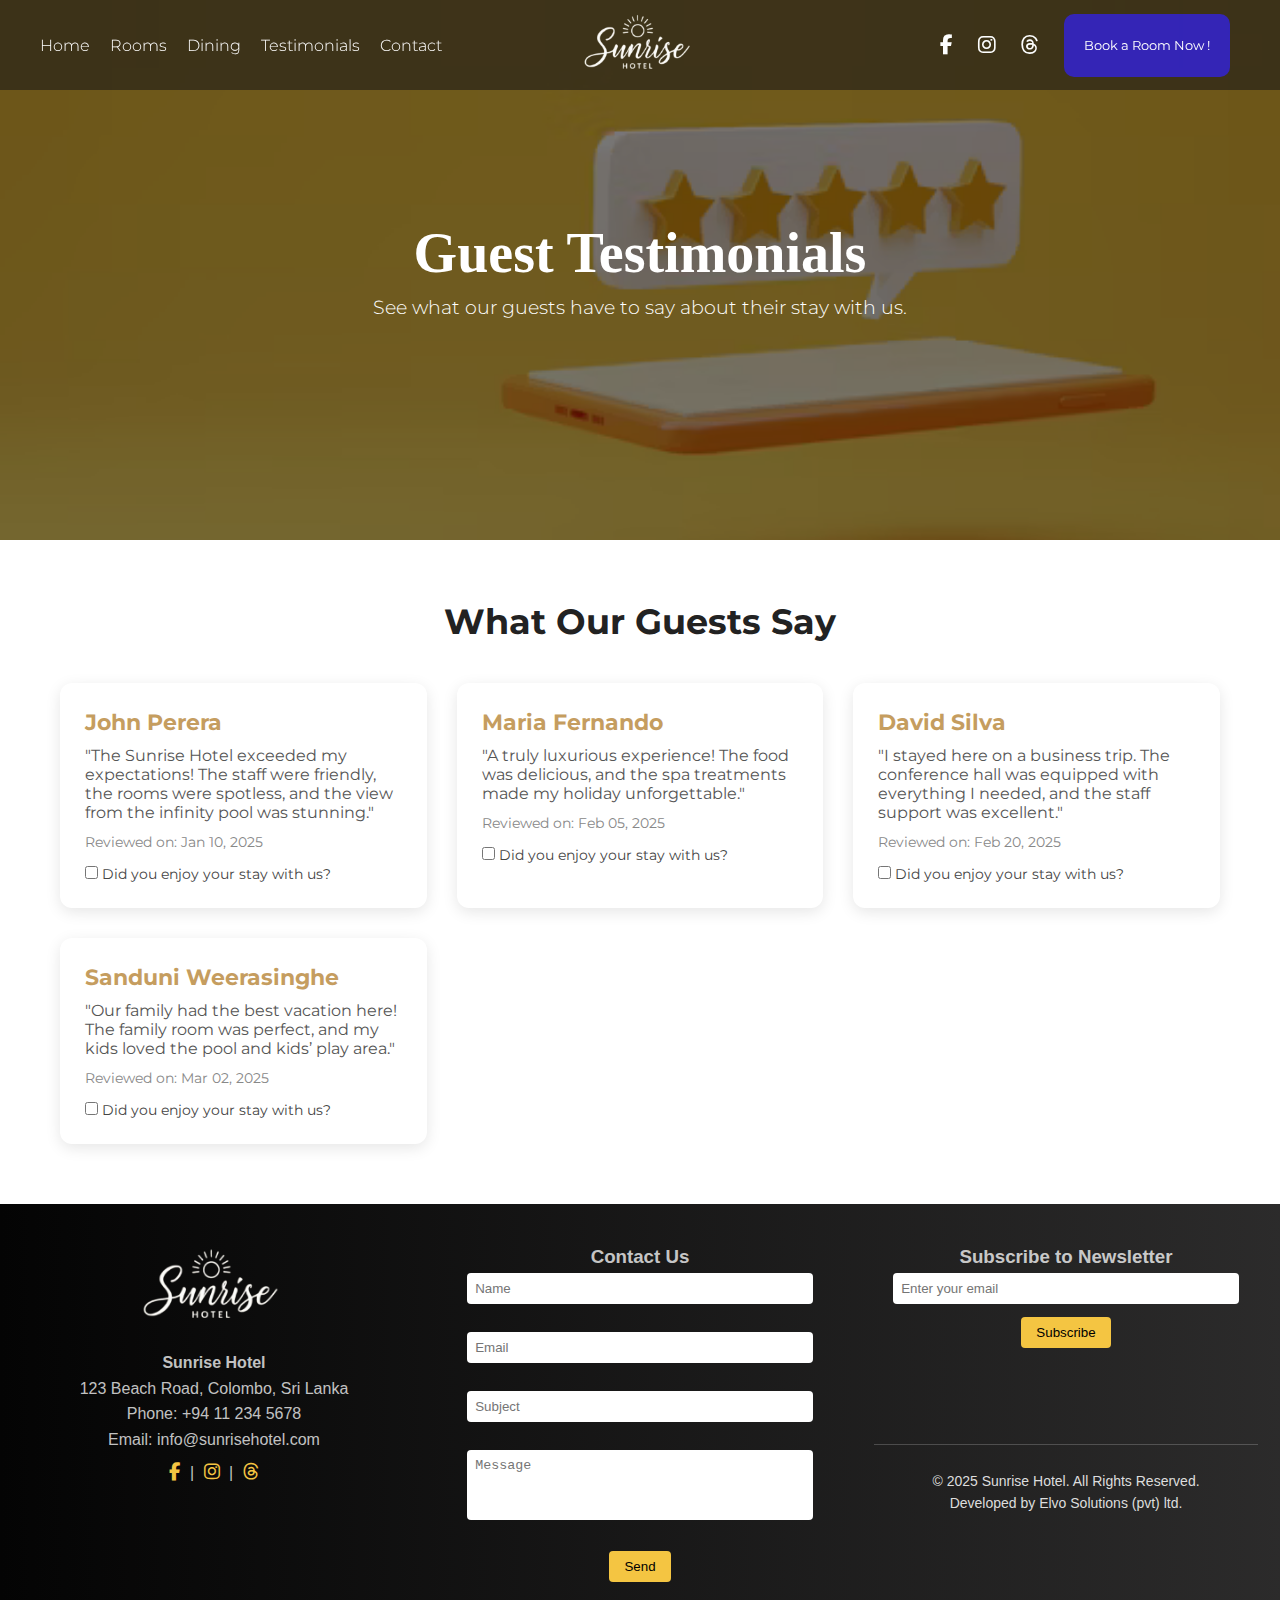
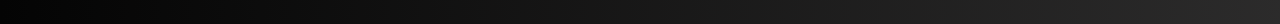
<file: testimonials.html>
<!DOCTYPE html>
<html lang="en">
  <head>
    <meta charset="UTF-8" />
    <meta name="viewport" content="width=device-width, initial-scale=1.0" />
    <title>Testimonials | Sunrise Hotel</title>
    <link rel="shortcut icon" href="assests/hotel logo.png" type="image/x-icon" />
    <link rel="stylesheet" href="css/style.css" />
    <link rel="stylesheet" href="css/navbar.css" />
    <link rel="stylesheet" href="css/testimonials.css" />
    <link rel="preconnect" href="https://fonts.googleapis.com" />
    <link rel="preconnect" href="https://fonts.gstatic.com" crossorigin />
    <link
      href="https://fonts.googleapis.com/css2?family=Montserrat:wght@300;500;700&display=swap"
      rel="stylesheet"
    />
    <link
      href="https://cdnjs.cloudflare.com/ajax/libs/font-awesome/6.5.1/css/all.min.css"
      rel="stylesheet"
    />
  </head>
  <body>
    <!-- NAVBAR -->
    <div class="nav">
      <div class="nav-container">
        <div class="left-menu">
          <ul>
            <li><a href="index.html">Home</a></li>
            <li><a href="rooms&facilities.html">Rooms</a></li>
            <li><a href="dining.html">Dining</a></li>
            <li><a href="testimonials.html" class="active">Testimonials</a></li>
            <li><a href="contact.html">Contact</a></li>
          </ul>
        </div>
        <div class="logo">
          <img src="assests/hotel logo.png" alt="logo" />
        </div>
        <div class="right-menu">
          <a href="#"><i class="fa-brands fa-facebook-f"></i></a>
          <a href="#"><i class="fa-brands fa-instagram"></i></a>
          <a href="#"><i class="fa-brands fa-threads"></i></a>
          <button>Book a Room Now !</button>
        </div>
      </div>
    </div>

    <!-- HERO BANNER -->
    <section class="hero-banner">
      <div class="banner-content">
        <h1>Guest Testimonials</h1>
        <p>See what our guests have to say about their stay with us.</p>
      </div>
    </section>

    <!-- TESTIMONIALS SECTION -->
    <section class="testimonials-section">
      <h2>What Our Guests Say</h2>
      <div class="testimonials-grid">

        <!-- Testimonial 1 -->
        <div class="testimonial-card">
          <div class="testimonial-content">
            <h3>John Perera</h3>
            <p>
              "The Sunrise Hotel exceeded my expectations! The staff were friendly,
              the rooms were spotless, and the view from the infinity pool was stunning."
            </p>
            <span class="date">Reviewed on: Jan 10, 2025</span>
            <label>
              <input type="checkbox" /> Did you enjoy your stay with us?
            </label>
          </div>
        </div>

        <!-- Testimonial 2 -->
        <div class="testimonial-card">
          <div class="testimonial-content">
            <h3>Maria Fernando</h3>
            <p>
              "A truly luxurious experience! The food was delicious, and the spa
              treatments made my holiday unforgettable."
            </p>
            <span class="date">Reviewed on: Feb 05, 2025</span>
            <label>
              <input type="checkbox" /> Did you enjoy your stay with us?
            </label>
          </div>
        </div>

        <!-- Testimonial 3 -->
        <div class="testimonial-card">
          <div class="testimonial-content">
            <h3>David Silva</h3>
            <p>
              "I stayed here on a business trip. The conference hall was equipped with
              everything I needed, and the staff support was excellent."
            </p>
            <span class="date">Reviewed on: Feb 20, 2025</span>
            <label>
              <input type="checkbox" /> Did you enjoy your stay with us?
            </label>
          </div>
        </div>

        <!-- Testimonial 4 -->
        <div class="testimonial-card">
          <div class="testimonial-content">
            <h3>Sanduni Weerasinghe</h3>
            <p>
              "Our family had the best vacation here! The family room was perfect,
              and my kids loved the pool and kids’ play area."
            </p>
            <span class="date">Reviewed on: Mar 02, 2025</span>
            <label>
              <input type="checkbox" /> Did you enjoy your stay with us?
            </label>
          </div>
        </div>

      </div>
    </section>

    <!-- BACK TO TOP BUTTON -->
    <button class="btn" aria-label="Back to top">
      <i class="fa-solid fa-angle-up fa-beat-fade" style="color: #ffffff;"></i>
    </button>

    <!-- FOOTER -->
    <div class="footer">
      <table>
        <tr>
          <td class="footer-left">
            <img src="assests/hotel logo.png" alt="logo" />
            <p>
              <strong>Sunrise Hotel</strong><br />
              123 Beach Road, Colombo, Sri Lanka<br />
              Phone: +94 11 234 5678<br />
              Email: info@sunrisehotel.com
            </p>
            <div class="social-links">
              <a href="#"><i class="fa-brands fa-facebook-f fa-flip"></i></a> |
              <a href="#"><i class="fa-brands fa-instagram fa-flip"></i></a> |
              <a href="#"><i class="fa-brands fa-threads fa-flip"></i></a>
            </div>
          </td>

          <td class="footer-middle">
            <h3>Contact Us</h3>
            <form>
              <input type="text" placeholder="Name" required /><br />
              <input type="email" placeholder="Email" required /><br />
              <input type="text" placeholder="Subject" required /><br />
              <textarea placeholder="Message" required></textarea><br />
              <button type="submit">Send</button>
            </form>
          </td>

          <td class="footer-right">
            <h3>Subscribe to Newsletter</h3>
            <form>
              <input type="email" placeholder="Enter your email" required />
              <button type="submit">Subscribe</button>
            </form>
            <hr />
            <p>
              © 2025 Sunrise Hotel. All Rights Reserved. <br />
              Developed by Elvo Solutions (pvt) ltd.
            </p>
          </td>
        </tr>
      </table>
    </div>
  </body>
</html>
</file>
<file: css/style.css>
* {
  margin: 0;
  padding: 0;
  box-sizing: border-box;
}

.montserrat-custom {
  font-family: "Montserrat", sans-serif;
  font-optical-sizing: auto;
  font-weight: 400;
  font-style: normal;
}

.tint {
  width: 100%;
  height: 100%;
  position: absolute;
  top: 0;
  left: 0;
  background: linear-gradient(
    rgba(0, 0, 0, 0.6) 0%,
    rgba(0, 0, 0, 0.2) 50%,
    rgba(0, 0, 0, 0) 100%
  );
  z-index: 1;
}

.hero {
  height: 100vh;
  width: 100vw;
  background-image: url("../assests/hotelimg1.avif");
  background-repeat: no-repeat;
  background-position: center;
  background-attachment: fixed;
  background-size: cover;
  position: relative;
  display: flex;
  align-items: center;
  justify-content: center;
  overflow: hidden;
}

.herotxt {
  position: absolute;
  top: 50%;
  left: 50%;
  transform: translate(-50%, -50%);
  text-align: left;
  color: #fff;
  z-index: 2;
  width: 80%;
  max-width: 1000px;
}

.hero-content {
  display: flex;
  align-items: center;
  justify-content: center;
  gap: 2rem;
}

.hero-left {
  flex: 1;
}

.hero-title {
  font-family: "Story Script", cursive;
  font-size: 4rem;
  font-weight: 500;
  letter-spacing: 2px;
  opacity: 0;
  text-shadow: 2px 2px 8px rgba(0, 0, 0, 0.9);
  animation: fadeIn 2s ease forwards;
}

.hero-subtitle {
  font-family: "Montserrat", sans-serif;
  font-size: 1.5rem;
  margin-top: 1rem;
  opacity: 0;
  text-shadow: 1px 1px 6px rgba(0, 0, 0, 0.9);
  animation: fadeIn 2s ease forwards;
  animation-delay: 1s;
}

.hero-divider {
  width: 2px;
  height: 120px;
  background: rgba(255, 255, 255, 0.9);
  opacity: 0;
  animation: dividerFade 2s ease forwards;
  animation-delay: 1.5s;
}

.hero-right {
  flex: 1.2;
}

.hero-desc {
  font-family: "Montserrat", sans-serif;
  font-size: 1.2rem;
  line-height: 1.8;
  opacity: 0;
  text-shadow: 4px 4px 4px rgba(0, 0, 0, 0.9);
  animation: slideIn 2s ease forwards;
  animation-delay: 2s;
}

@keyframes fadeIn {
  from {
    opacity: 0;
    transform: translateY(-20px);
  }
  to {
    opacity: 1;
    transform: translateY(0);
  }
}

@keyframes dividerFade {
  from {
    opacity: 0;
    height: 0;
  }
  to {
    opacity: 1;
    height: 120px;
  }
}

@keyframes slideIn {
  from {
    opacity: 0;
    transform: translateX(40px);
  }
  to {
    opacity: 1;
    transform: translateX(0);
  }
}

.description {
  width: 100vw;
  height: fit-content;
  margin-top: 10vh;
  background-image: url("../assests/image.png");
  background-repeat: no-repeat;
  background-position: center;
  background-attachment: fixed;
  background-size: cover;
  display: flex;
  flex-direction: column;
  justify-content: center;
  align-items: center;
  color: #fff;
  font-family: Arial, sans-serif;
  text-align: center;
  padding: 20px;
  box-sizing: border-box;
}

.description p {
  max-width: 800px;
  font-size: 1.2rem;
  line-height: 1.6;
  margin: 10px 0;
  opacity: 0;
  transform: translateY(20px);
  animation: fadeInUp 1s ease-out forwards;
  color: rgb(255, 253, 253);
  text-shadow: 6px 6px 6px rgba(0, 0, 0, 0.9);
  z-index: 3;
}

.description p.visible {
  opacity: 1;
  transform: translateY(0);
}

.description p:nth-child(1) {
  animation-delay: 0.5s;
}

.description p:nth-child(2) {
  animation-delay: 1s;
}

.description p:nth-child(3) {
  animation-delay: 1.5s;
}

@keyframes fadeInUp {
  0% {
    opacity: 0;
    transform: translateY(20px);
  }
  100% {
    opacity: 1;
    transform: translateY(0);
  }
}

.tint1 {
  width: 100%;
  height: 100%;
  position: absolute;
  top: 0;
  left: 0;
  background: linear-gradient(
    rgba(0, 0, 0, 0.8) 0%,
    rgba(0, 0, 0, 0.6) 50%,
    rgba(0, 0, 0, 0.4) 100%
  );
  z-index: 1;
}

.footer {
  width: 100vw;
  height: auto;
  background: linear-gradient(270deg, #040404, #7b7979, #040404);
  background-size: 600% 600%;
  animation: shine 15s ease infinite;
  color: rgba(255, 255, 255, 0.764);
  padding: 20px 0;
  font-family: Arial, sans-serif;
}

@keyframes shine {
  0% { background-position: 0% 50%; }
  50% { background-position: 100% 50%; }
  100% { background-position: 0% 50%; }
}

.footer table {
  width: 100%;
  text-align: center;
}

.footer table tr td {
  vertical-align: top;
  padding: 20px;
  width: 33%;
}

.footer img {
  height: 80px;
  margin-bottom: 10px;
}

.footer p {
  margin: 10px 0;
  line-height: 1.6;
}

.footer .social-links a {
  color: #f4c542;
  text-decoration: none;
  margin: 0 5px;
  font-size: 18px;
  transition: color 0.3s;
}

.footer .social-links a:hover {
  color: #fff176; /* brighter yellow on hover */
}

.footer form {
  display: flex;
  flex-direction: column;
  align-items: center;
}

.footer form input,
.footer form textarea {
  width: 90%;
  padding: 8px;
  margin: 5px 0;
  border: none;
  border-radius: 4px;
}

.footer form textarea {
  height: 70px;
  resize: none;
}

.footer form button {
  padding: 8px 15px;
  background-color: #f4c542;
  border: none;
  border-radius: 4px;
  cursor: pointer;
  margin-top: 8px;
  transition: background 0.3s;
}

.footer form button:hover {
  background-color: #d9a632;
}

.footer-right hr {
  margin-top: 25%;
  border: 0;
  height: 1px;
  background: rgba(255,255,255,0.2);
}

.footer-right p {
  margin-top: 25px;
  font-size: 14px;
  color: #ddd;
}

.btn {
  display: none;
  cursor: pointer;
  position: fixed; 
  bottom: 20px;
  right: 30px;
  z-index: 99;
  width: 60px;
  height: 60px;
  border-radius: 50%;
  background-color: rgb(12, 12, 12);
  color: white;
  border: none;
}
</file>
<file: css/navbar.css>
.nav {
  width: 100vw;
  height: 10vh;
  position: fixed;
  background-color: #19181894;
  z-index: 5;
  display: flex;
  align-items: center;
  justify-content: center;
}

.nav-container {
  width: 100%;
  max-width: 1200px;
  display: flex;
  justify-content: space-between; /* keeps left, center, right aligned */
  align-items: center;
  position: relative; /* so logo can be absolutely centered */
}

/* Left Menu */
.left-menu {
  flex: 1; /* push logo toward center */
}
.left-menu ul {
  display: flex;
  gap: 20px;
  list-style: none;
  margin: 0;
  padding: 0;
}

.left-menu ul li a {
  color: white;
  text-decoration: none;
  font-family: "Montserrat", sans-serif;
  font-weight: 300;
}

.left-menu ul li a:hover {
  color: rgb(205, 174, 254);
  font-weight: 450;
}

/* Logo in true center */
.logo {
  position: absolute;
  left: 50%;
  transform: translateX(-50%); /* centers exactly */
}
.logo img {
  height: 7vh; /* bigger logo */
  max-height: 120px; /* prevents it from getting too huge on large screens */
}

/* Right Menu */
.right-menu {
  flex: 1; 
  display: flex;
  justify-content: flex-end;
  align-items: center;   /* ✅ centers icons & button vertically */
  gap: 15px;             /* space between items */
}
.right-menu button {
  height: 7vh;
  padding: 10px 20px;
  margin-right: 10px;
  background-color: #3221eebe;
  border: none;
  border-radius: 10px;
  color: white;
  font-family: "Montserrat", sans-serif;
  cursor: pointer;
  transition: all 0.3s ease;
}
.right-menu button:hover {
  font-weight: 450;
  transform: scale(1.05);
  background-color: #3221eee8;
}
.right-menu a i {
  font-size: 20px;       /* keep icons visually balanced with button */
  margin-right: 0;       /* remove old margin so gap works instead */
  color: #feffff;
  transition: all 0.3s ease-in-out;
  margin-right: 10px;
}

.right-menu a i:hover {
  color: deeppink;
  transform: scale(1.2);
}
</file>
<file: css/gallery.css>
.gallery {
  width: 100vw;
  height: fit-content;
  background: linear-gradient(
    rgba(245, 242, 242, 0.6) 0%,
    rgba(132, 138, 245, 0.2) 50%,
    rgba(0, 0, 0, 0) 100%
  );
}

.header {
  text-align: center;
  padding: 32px;
  font-family: "Story Script", cursive;
  font-size: 2rem;
  font-weight: 500;
  letter-spacing: 2px;
  opacity: 0;
  text-shadow: 2px 2px 8px rgba(0, 0, 0, 0.9);
  animation: fadeIn 2s ease forwards;
  z-index: 5;
}

.row {
  display: -ms-flexbox; /* IE10 */
  display: flex;
  -ms-flex-wrap: wrap; /* IE10 */
  flex-wrap: wrap;
  padding: 0 4px;
}

/* Create four equal columns that sits next to each other */
.column {
  -ms-flex: 25%; /* IE10 */
  flex: 25%;
  max-width: 25%;
  padding: 0 4px;
}

.column img {
  margin-top: 8px;
  vertical-align: middle;
  width: 100%;
}

/* Responsive layout - makes a two column-layout instead of four columns */
@media screen and (max-width: 800px) {
  .column {
    -ms-flex: 50%;
    flex: 50%;
    max-width: 50%;
  }
}

/* Responsive layout - makes the two columns stack on top of each other instead of next to each other */
@media screen and (max-width: 600px) {
  .column {
    -ms-flex: 100%;
    flex: 100%;
    max-width: 100%;
  }
}
</file>
<file: css/featured and offers.css>
.featured {
  width: 100vw;
  height: auto;
}

.featured-section {
  padding: 60px 10%;
  text-align: center;
  background: #fff; /* keep white background only here */
}

.offer-section {
  padding: 60px 10%;
  text-align: center;
  position: relative; /* important for .tint2 to overlay */
  background-image: url("../assests/offers/offers.png");
  background-repeat: no-repeat;
  background-size: cover;
  background-attachment: fixed;
}


.featured-section, .offer-section h2 {
  font-size: 2.5rem;
  margin-bottom: 10px;
}

.featured-section p {
  font-size: 1.1rem;
  color: #030303;
  font-family: "Montserrat", sans-serif;
  font-size: 1.2rem;
  margin-bottom: 50px;
  animation: fadeIn 2s ease forwards;
}

.offer-section p {
  font-size: 1.1rem;
  color: #fefcfc;
  font-family: "Montserrat", sans-serif;
  font-size: 1.2rem;
  margin-bottom: 50px;
  animation: fadeIn 2s ease forwards;
}

.rooms-container {
  display: grid;
  grid-template-columns: repeat(auto-fit, minmax(280px, 1fr));
  gap: 30px;
}

.room-card {
  position: relative;
  overflow: hidden;
  border-radius: 16px;
  box-shadow: 0 8px 20px rgba(0, 0, 0, 0.15);
  transform: translateY(40px);
  opacity: 0;
  transition: all 0.8s ease;
  background: #fff;
}

.room-card.show {
  transform: translateY(0);
  opacity: 1;
}

.room-card img {
  width: 100%;
  height: 220px;
  object-fit: cover;
  transition: transform 0.5s ease;
}

.room-card:hover img {
  transform: scale(1.1);
}

.room-info {
  padding: 20px;
  text-align: left;
}

.room-info h3 {
  margin: 0 0 10px;
  font-size: 1.4rem;
  color: #222;
}

.room-info p {
  margin: 0 0 15px;
  font-size: 0.95rem;
  color: #555;
  line-height: 1.4;
}

.room-price {
  font-weight: bold;
  font-size: 1.1rem;
  color: #e67e22;
}

.book-btn {
  display: inline-block;
  margin-top: 15px;
  padding: 10px 18px;
  border: none;
  border-radius: 6px;
  background: linear-gradient(135deg, #f4c542, #e67e22);
  color: white;
  cursor: pointer;
  font-size: 0.95rem;
  transition: transform 0.3s ease;
}

.book-btn:hover {
  transform: scale(1.05);
}

.offer-section{
  background-image: url("../assests/offers/offers.png");
  background-repeat: no-repeat;
  background-size: cover;
  background-attachment: fixed;
}

.offer-section .tint2 {
  position: absolute;
  top: 0;
  left: 0;
  width: 100%;
  height: 100%;
  background: linear-gradient(
    rgba(0, 0, 0, 0.8) 0%,
    rgba(0, 0, 0, 0.6) 50%,
    rgba(0, 0, 0, 0.4) 100%
  );
  z-index: 1;
}

.offer-section .header,
.offer-section p,
.offer-section .rooms-container {
  position: relative;
  z-index: 2; /* Push above the tint */
}

.offer-section .header{
  color: #fff;
  text-shadow: 2px 2px 8px rgba(0, 0, 0, 0.9);
  animation: fadeIn 2s ease forwards;
}

.featured-section .header{
  color: #080808;
  text-shadow: 2px 2px 8px rgba(0, 0, 0, 0.9);
  animation: fadeIn 2s ease forwards;
}
</file>
<file: css/contact.css>
.hero-banner {
  position: relative;
  background: url("../assests/contact/image.png") center/cover no-repeat;
  height: 55vh;
  display: flex;
  justify-content: center;
  align-items: center;
  text-align: center;
  color: #fff;
}
.hero-banner::after {
  content: "";
  position: absolute;
  inset: 0;
  background: rgba(0, 0, 0, 0.5);
}
.hero-banner .banner-content {
  position: relative;
  z-index: 1;
}
.hero-banner h1 {
  font-family: "Story Script", cursive;
  font-size: 3.2rem;
  animation: fadeIn 2s ease forwards;
}
.hero-banner p {
  font-family: "Montserrat", sans-serif;
  font-size: 1.2rem;
  font-weight: 300;
  animation: fadeIn 2s ease forwards;
}

.contact-section {
  padding: 60px;
  background: #f9f9f9;
  animation: fadeIn 2s ease forwards;
}
.contact-container {
  display: flex;
  flex-wrap: wrap;
  gap: 40px;
  justify-content: center;
  max-width: 1100px;
  margin: auto;
}
.contact-info {
  flex: 1 1 350px;
  background: #fff;
  padding: 25px;
  border-radius: 10px;
  box-shadow: 0 4px 12px rgba(0, 0, 0, 0.1);
}
.contact-info h2 {
  font-family: "Montserrat", sans-serif;
  margin-bottom: 15px;
  color: #c59d5f;
}
.contact-info p {
  font-family: "Montserrat", sans-serif;
  margin: 12px 0;
  font-size: 1rem;
  color: #333;
}
.contact-info i {
  font-family: "Montserrat", sans-serif;
  color: #c59d5f;
  margin-right: 10px;
}

.contact-form {
  font-family: "Montserrat", sans-serif;
  flex: 1 1 500px;
  background: #fff;
  padding: 25px;
  border-radius: 10px;
  box-shadow: 0 4px 12px rgba(0, 0, 0, 0.1);
}
.contact-form h2 {
  margin-bottom: 20px;
  color: #c59d5f;
}
.contact-form form {
  display: flex;
  flex-direction: column;
  gap: 15px;
}
.contact-form input,
.contact-form textarea {
  padding: 12px;
  border: 1px solid #ccc;
  border-radius: 6px;
  font-family: "Montserrat", sans-serif;
  font-size: 1rem;
}
.contact-form button {
  background: #c59d5f;
  color: #fff;
  padding: 12px;
  border: none;
  border-radius: 6px;
  font-size: 1.1rem;
  cursor: pointer;
  transition: background 0.3s;
}
.contact-form button:hover {
  background: #a77d4f;
}
</file>
<file: css/dining.css>
/* HERO */
.dining-hero {
  position: relative;
  background: url("../assests/dining/hero/image.png") center/cover no-repeat;
  height: 60vh;
  display: flex;
  justify-content: center;
  align-items: center;
  text-align: center;
  color: #fff;
}
.dining-hero::after {
  content: "";
  position: absolute;
  inset: 0;
  background: rgba(0, 0, 0, 0.5);
}
.dining-hero .banner-content {
  position: relative;
  z-index: 1;
}
.dining-hero h1 {
  font-family: "Story Script", cursive;
  font-size: 4rem;
  font-weight: 500;
  margin-bottom: 10px;
  animation: fadeIn 2s ease forwards;
}
.dining-hero p {
  font-family: "Montserrat", sans-serif;
  font-size: 1.2rem;
  animation: fadeIn 2s ease forwards;
}

/* SECTION HEADINGS */
.venues-section h2,
.menu-section h2,
.services-section h2 {
  font-family: "Montserrat", sans-serif;
  text-align: center;
  font-size: 2.2rem;
  margin: 60px 0 20px;
  color: #222;
  animation: fadeIn 2s ease forwards;
}
.venues-section,
.menu-section,
.services-section {
  padding: 20px 60px;
  animation: fadeIn 2s ease forwards;
}

/* VENUES */
.venues-grid {
  display: grid;
  grid-template-columns: repeat(auto-fit, minmax(260px, 1fr));
  gap: 30px;
  margin-top: 30px;
}
.venue-card {
  background: #fff;
  border-radius: 12px;
  overflow: hidden;
  box-shadow: 0 4px 15px rgba(0, 0, 0, 0.1);
  text-align: center;
  transition: transform 0.3s ease, box-shadow 0.3s ease;
}
.venue-card:hover {
  transform: translateY(-10px);
  box-shadow: 0 8px 25px rgba(0, 0, 0, 0.2);
}
.venue-card img {
  width: 100%;
  height: 200px;
  object-fit: cover;
}
.venue-card h3 {
  margin: 15px 0 5px;
  font-size: 1.4rem;
  color: #222;
}
.venue-card p {
  font-size: 0.95rem;
  padding: 0 15px;
  color: #555;
  margin-bottom: 5vh;
}

/* MENU */
.menu-grid {
  display: grid;
  grid-template-columns: repeat(auto-fit, minmax(260px, 1fr));
  gap: 30px;
  margin-top: 30px;
}
.menu-card {
  background: #fff;
  border-radius: 12px;
  overflow: hidden;
  box-shadow: 0 4px 15px rgba(0, 0, 0, 0.1);
  text-align: center;
  padding-bottom: 15px;
  transition: transform 0.3s ease, box-shadow 0.3s ease;
}
.menu-card:hover {
  transform: translateY(-10px);
  box-shadow: 0 8px 25px rgba(0, 0, 0, 0.2);
}
.menu-card img {
  width: 100%;
  height: 180px;
  object-fit: cover;
}
.menu-card h3 {
  margin: 12px 0 6px;
  font-size: 1.3rem;
  color: #222;
}
.menu-card p {
  font-size: 0.9rem;
  color: #555;
  padding: 0 12px;
}
.menu-card .price {
  display: block;
  margin-top: 10px;
  font-weight: 700;
  color: #c59d5f;
}

/* SERVICES */
.services-grid {
  display: grid;
  grid-template-columns: repeat(auto-fit, minmax(240px, 1fr));
  gap: 30px;
  margin-top: 30px;
  margin-bottom: 10vh;
}
.service-card {
  background: #fff;
  border-radius: 12px;
  box-shadow: 0 4px 15px rgba(0, 0, 0, 0.1);
  text-align: center;
  padding: 30px 20px;
  transition: transform 0.3s ease, box-shadow 0.3s ease;
}
.service-card:hover {
  transform: scale(1.05);
  box-shadow: 0 8px 25px rgba(0, 0, 0, 0.2);
}
.service-card i {
  font-size: 2.5rem;
  color: #c59d5f;
  margin-bottom: 15px;
}
.service-card h3 {
  margin: 12px 0 6px;
  font-size: 1.3rem;
  color: #222;
}
.service-card p {
  font-size: 0.9rem;
  color: #555;
  padding: 0 12px;
}

/* RESPONSIVENESS */
@media (max-width: 768px) {
  .dining-hero h1 {
    font-size: 2.2rem;
  }
  .dining-hero p {
    font-size: 1rem;
  }
  .venues-section,
  .menu-section,
  .services-section {
    padding: 20px;
  }
}
</file>
<file: css/rooms.css>
.hero-banner {
  position: relative;
  background: url("../assests/rooms/hero/image1.png") center/cover no-repeat;
  height: 60vh;
  display: flex;
  justify-content: center;
  align-items: center;
  text-align: center;
  color: #fff;
}
.hero-banner::after {
  content: "";
  position: absolute;
  inset: 0;
  background: rgba(0, 0, 0, 0.5);
}
.hero-banner .banner-content {
  position: relative;
  z-index: 1;
}
.hero-banner h1 {
  font-family: "Story Script", cursive;
  font-size: 4rem;
  font-weight: 500;
  letter-spacing: 2px;
  margin-bottom: 10px;
  animation: fadeIn 2s ease forwards;
}
.hero-banner p {
  font-family: "Story Script";
  font-size: 1.2rem;
  font-weight: 300;
  animation: fadeIn 2s ease forwards;
}

/* SECTION HEADINGS */
.rooms-section h2,
.facilities-section h2 {
  font-family: "Montserrat", sans-serif;
  text-align: center;
  font-size: 2.2rem;
  margin: 60px 0 20px;
  color: #222;
  animation: fadeIn 2s ease forwards;
}
.rooms-section,
.facilities-section {
  padding: 20px 60px;
  animation: fadeIn 2s ease forwards;
}

/* ROOMS GRID */
.rooms-grid {
  display: grid;
  grid-template-columns: repeat(auto-fit, minmax(260px, 1fr));
  gap: 30px;
  margin-top: 30px;
}
.room-card {
  font-family: "Montserrat", sans-serif;
  background: #fff;
  border-radius: 12px;
  overflow: hidden;
  box-shadow: 0 4px 15px rgba(0, 0, 0, 0.1);
  text-align: center;
  transition: transform 0.3s ease, box-shadow 0.3s ease;
}
.room-card:hover {
  transform: translateY(-10px);
  box-shadow: 0 8px 25px rgba(0, 0, 0, 0.2);
}
.room-card img {
  width: 100%;
  height: 200px;
  object-fit: cover;
}
.room-card h3 {
  margin: 15px 0 5px;
  font-size: 1.4rem;
  color: #222;
}
.room-card p {
  font-size: 0.95rem;
  padding: 0 15px;
  color: #555;
}
.room-card .price {
  display: block;
  margin: 10px 0;
  font-weight: 700;
  color: #c59d5f;
}
.book-btn {
  background: #c59d5f;
  color: #fff;
  border: none;
  padding: 10px 18px;
  border-radius: 30px;
  cursor: pointer;
  transition: background 0.3s ease;
  margin-bottom: 15px;
}
.book-btn:hover {
  background: #a67c42;
}

/* FACILITIES GRID */
.facilities-grid {
  display: grid;
  grid-template-columns: repeat(auto-fit, minmax(240px, 1fr));
  gap: 30px;
  margin-top: 30px;
  margin-bottom: 10vh;
}
.facility-card {
  font-family: "Montserrat", sans-serif;
  background: #fff;
  border-radius: 12px;
  overflow: hidden;
  box-shadow: 0 4px 15px rgba(0, 0, 0, 0.1);
  text-align: center;
  padding-bottom: 15px;
  transition: transform 0.3s ease, box-shadow 0.3s ease;
}
.facility-card:hover {
  transform: scale(1.05);
  box-shadow: 0 8px 25px rgba(0, 0, 0, 0.2);
}
.facility-card img {
  width: 100%;
  height: 180px;
  object-fit: cover;
}
.facility-card h3 {
  margin: 12px 0 6px;
  font-size: 1.3rem;
  color: #222;
}
.facility-card p {
  font-size: 0.9rem;
  color: #555;
  padding: 0 12px;
}

/* BACK TO TOP BUTTON */
.btn {
  display: none;
  position: fixed;
  bottom: 30px;
  right: 30px;
  background: #c59d5f;
  border: none;
  border-radius: 50%;
  padding: 15px;
  cursor: pointer;
  box-shadow: 0 4px 15px rgba(0, 0, 0, 0.3);
  transition: background 0.3s ease;
  z-index: 1000;
}
.btn:hover {
  background: #a67c42;
}

/* RESPONSIVENESS */
@media (max-width: 768px) {
  .hero-banner h1 {
    font-size: 2.2rem;
  }
  .hero-banner p {
    font-size: 1rem;
  }
  .rooms-section,
  .facilities-section {
    padding: 20px;
  }
}
</file>
<file: css/testimonials.css>
.hero-banner {
  position: relative;
  background: url("../assests/testimonials/testimonials.png") center/cover
    no-repeat;
  height: 60vh;
  display: flex;
  justify-content: center;
  align-items: center;
  text-align: center;
  color: #fff;
}
.hero-banner::after {
  content: "";
  position: absolute;
  inset: 0;
  background: rgba(0, 0, 0, 0.5);
}
.hero-banner .banner-content {
  position: relative;
  z-index: 1;
}
.hero-banner h1 {
  font-family: "Story Script", cursive;
  font-size: 3.5rem;
  margin-bottom: 10px;
  animation: fadeIn 2s ease forwards;
}
.hero-banner p {
  font-family: "Montserrat", sans-serif;
  font-size: 1.2rem;
  font-weight: 300;
  animation: fadeIn 2s ease forwards;
}

/* TESTIMONIALS SECTION */
.testimonials-section {
  padding: 60px;
  text-align: center;
}
.testimonials-section h2 {
  font-family: "Montserrat", sans-serif;
  font-size: 2.2rem;
  margin-bottom: 40px;
  color: #222;
  animation: fadeIn 2s ease forwards;
}
.testimonials-grid {
  display: grid;
  grid-template-columns: repeat(auto-fit, minmax(320px, 1fr));
  gap: 30px;
  animation: fadeIn 2s ease forwards;
}
.testimonial-card {
  font-family: "Montserrat", sans-serif;
  background: #fff;
  border-radius: 12px;
  box-shadow: 0 4px 15px rgba(0, 0, 0, 0.1);
  padding: 25px;
  text-align: left;
  transition: transform 0.3s ease, box-shadow 0.3s ease;
}
.testimonial-card:hover {
  transform: translateY(-8px);
  box-shadow: 0 8px 20px rgba(0, 0, 0, 0.2);
}
.testimonial-card h3 {
  font-family: "Montserrat", sans-serif;
  color: #c59d5f;
  font-size: 1.4rem;
  margin-bottom: 10px;
}
.testimonial-card p {
  font-family: "Montserrat", sans-serif;
  color: #555;
  font-size: 1rem;
  margin-bottom: 12px;
}
.testimonial-card .date {
  font-family: "Montserrat", sans-serif;
  display: block;
  font-size: 0.85rem;
  color: #888;
  margin-bottom: 15px;
}
.testimonial-card label {
  display: block;
  margin-top: 15px;
  font-size: 0.9rem;
  color: #444;
}
</file>
